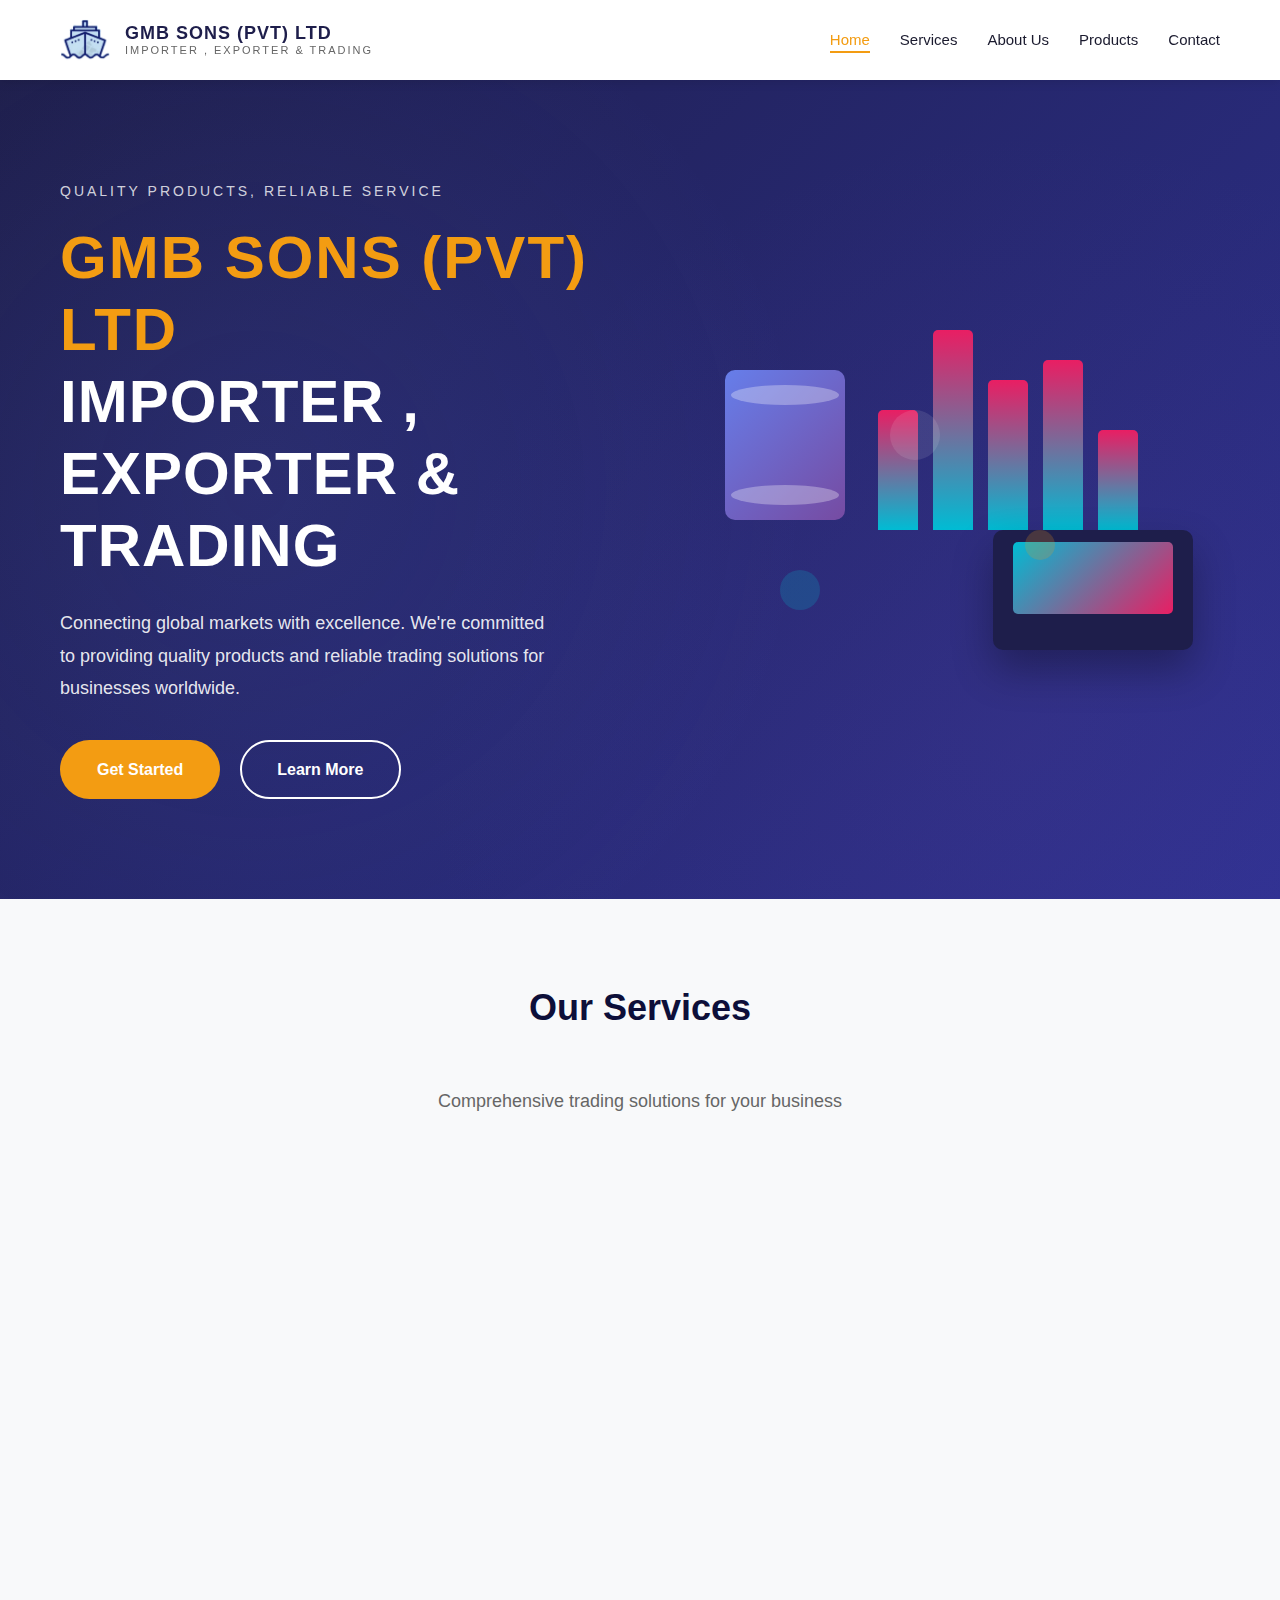
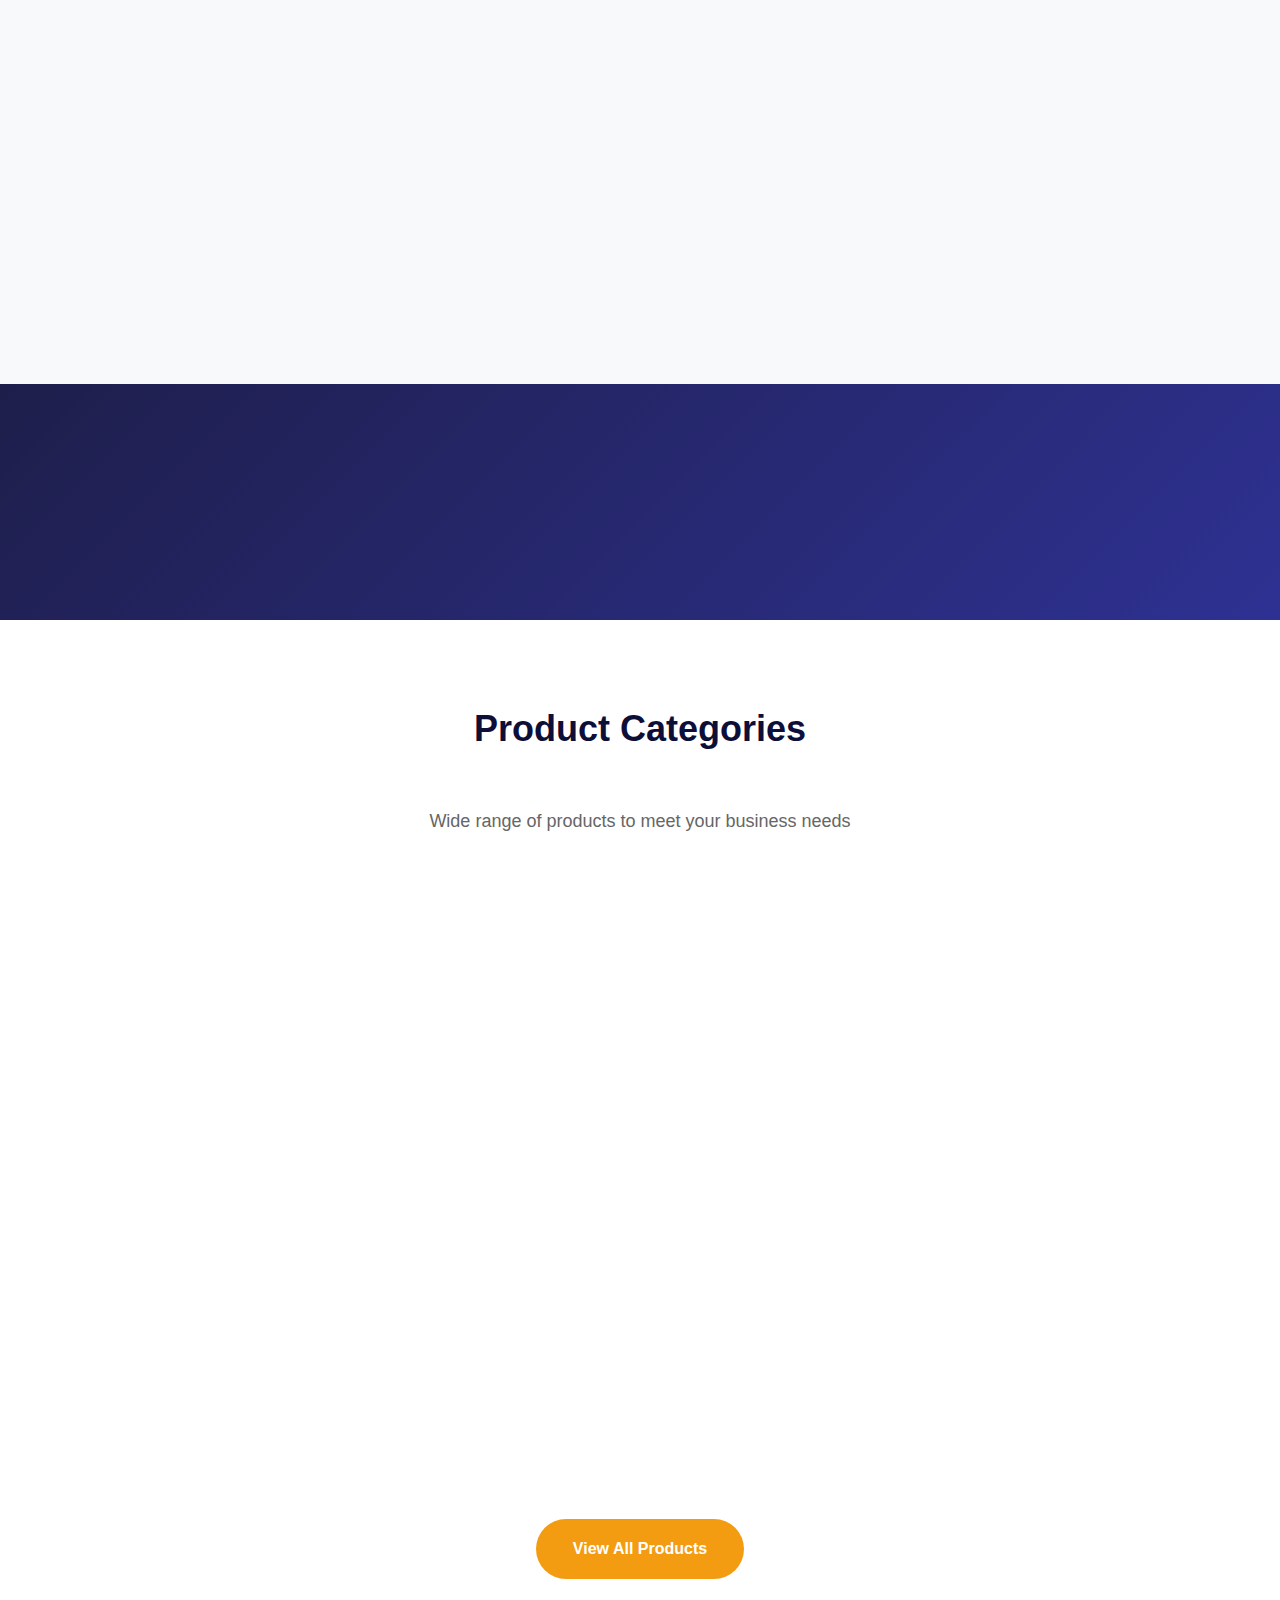
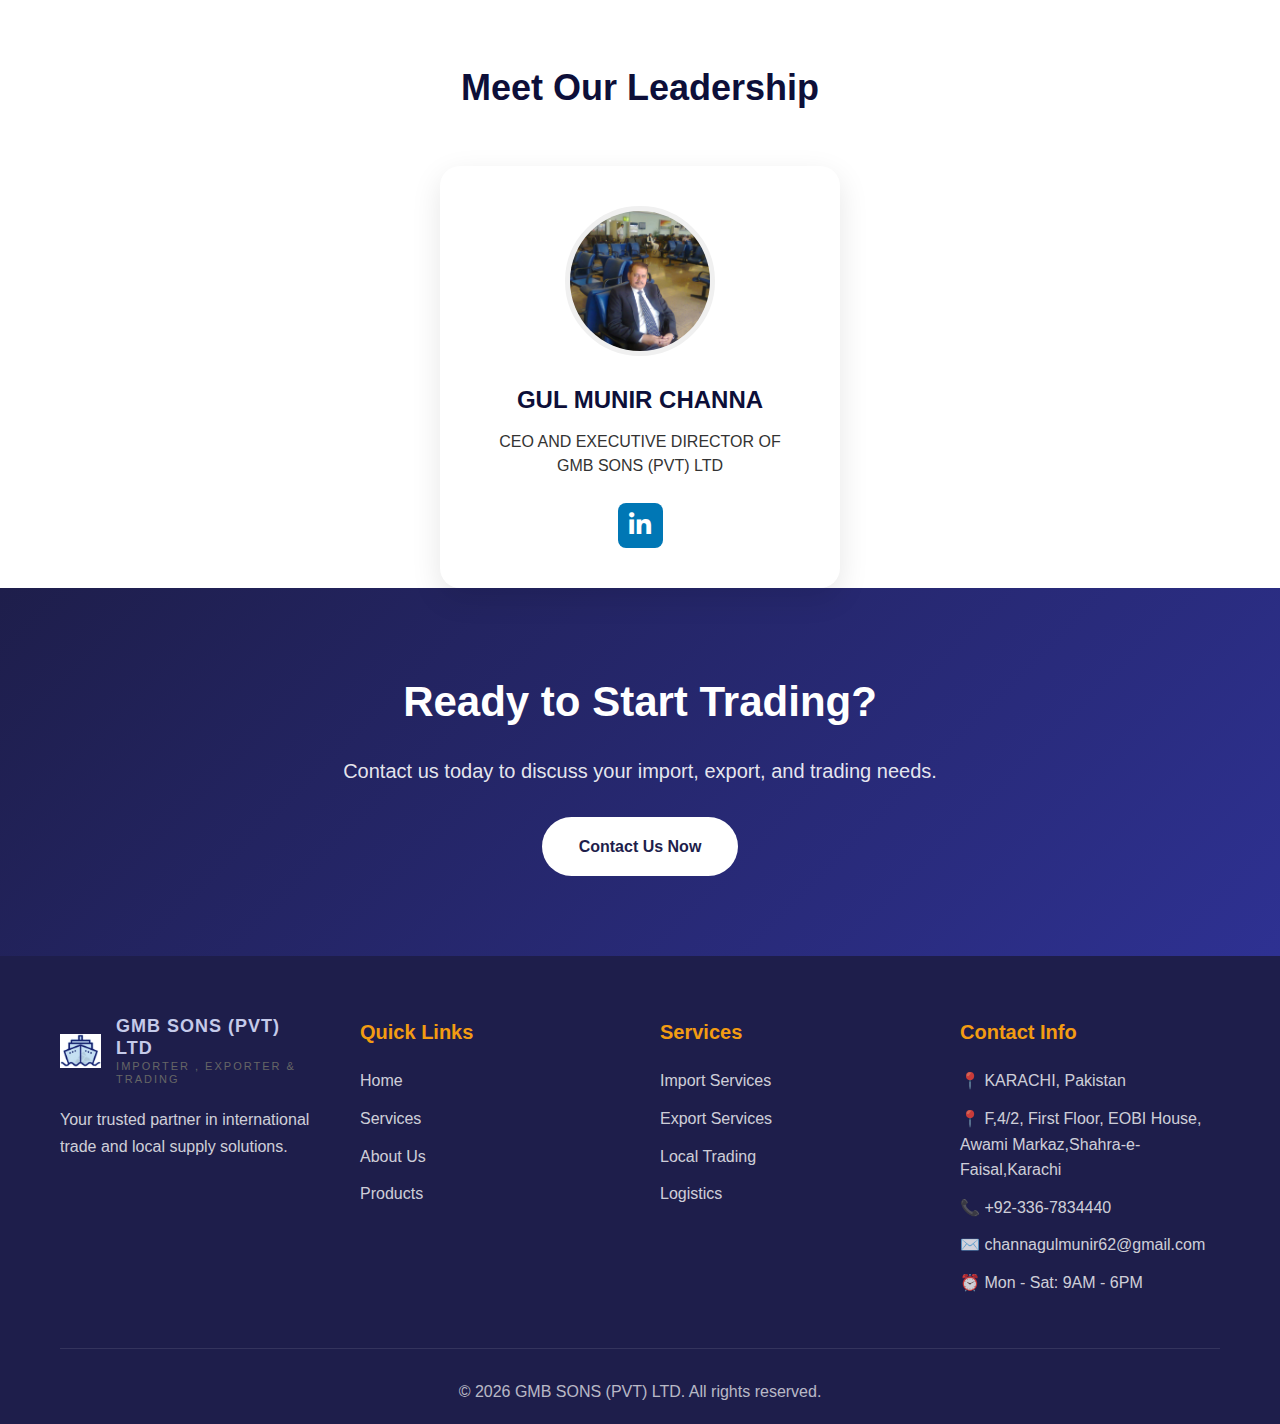
<file: index.html>
<!DOCTYPE html>
<html lang="en-US">

<head>
    <meta charset="UTF-8" />
    <meta name="description" content="GMB SONS PVT LTD - Leading Import Export and Trading Company in Pakistan" />
    <meta name="keywords" content="GMB SONS, Import Export, Trading Company, Pakistan" />
    <meta name="viewport" content="width=device-width, initial-scale=1" />
    <title>Home - GMB SONS (PVT) LTD</title>
    <link rel="stylesheet" href="https://cdnjs.cloudflare.com/ajax/libs/font-awesome/6.4.0/css/all.min.css">
    <link rel="stylesheet" href="styles.css">
</head>

<body>
    <!-- Header -->
    <header class="main-header">
    <div class="container">
        <div class="header-content">
            <div class="logo-section">
                <div class="logo-icon">
                    <img src="2.png" alt="GMB Sons Logo" class="logo-image">
                </div>
                <div class="logo-text">
                    <span class="company-name">GMB SONS (PVT) LTD</span>
                    <span class="company-tagline">IMPORTER , EXPORTER & TRADING</span>
                </div>
            </div>
            <button class="mobile-menu-toggle" onclick="toggleMenu()" aria-label="Toggle menu">
                <span></span>
                <span></span>
                <span></span>
            </button>
            <nav class="main-nav">
                <ul id="nav-menu">
                    <li><a href="index.html" class="active">Home</a></li>
                    <li><a href="services.html">Services</a></li>
                    <li><a href="about.html">About Us</a></li>
                    <li><a href="products.html">Products</a></li>
                    <li><a href="contact.html">Contact</a></li>
                </ul>
            </nav>
        </div>
    </div>
</header>

    <!-- Hero Section -->
    <section class="hero-section">
        <div class="container">
            <div class="hero-content">
                <div class="hero-text">
                    <p class="hero-subtitle">QUALITY PRODUCTS, RELIABLE SERVICE</p>
                    <h1 class="hero-title">
                        <span class="title-highlight">GMB SONS (PVT) LTD</span>
                        <span class="title-main">IMPORTER , EXPORTER & TRADING</span>
                    </h1>
                    <p class="hero-description">
                        Connecting global markets with excellence. We're committed to providing
                        quality products and reliable trading solutions for businesses worldwide.
                    </p>
                    <div class="hero-buttons">
                        <a href="contact.html" class="btn btn-primary">Get Started</a>
                        <a href="about.html" class="btn btn-secondary">Learn More</a>
                    </div>
                </div>
                <div class="hero-image">
                    <div class="hero-illustration">
                        <div class="illustration-container">
                            <div class="database-icon"></div>
                            <div class="graph-bars">
                                <div class="bar bar-1"></div>
                                <div class="bar bar-2"></div>
                                <div class="bar bar-3"></div>
                                <div class="bar bar-4"></div>
                                <div class="bar bar-5"></div>
                            </div>
                            <div class="devices-icon"></div>
                            <div class="floating-elements">
                                <div class="float-circle circle-1"></div>
                                <div class="float-circle circle-2"></div>
                                <div class="float-circle circle-3"></div>
                            </div>
                        </div>
                    </div>
                </div>
            </div>
        </div>
    </section>

    <!-- Services Section -->
    <section class="services-section section-padding">
        <div class="container">
            <div class="section-header">
                <h2 class="section-title">Our Services</h2>
                <p class="section-subtitle">Comprehensive trading solutions for your business</p>
            </div>
            <div class="services-grid">
                <div class="service-card">
                    <div class="service-icon">🌍</div>
                    <h3>Import Services</h3>
                    <p>Source quality products from global markets with our efficient import solutions.</p>
                    <a href="services.html#import" class="service-link">Learn More →</a>
                </div>
                <div class="service-card">
                    <div class="service-icon">📦</div>
                    <h3>Export Services</h3>
                    <p>Expand your business globally with our comprehensive export support.</p>
                    <a href="services.html#export" class="service-link">Learn More →</a>
                </div>
                <div class="service-card">
                    <div class="service-icon">🤝</div>
                    <h3>Local Trading</h3>
                    <p>Reliable local supply solutions for businesses across Pakistan.</p>
                    <a href="services.html#trading" class="service-link">Learn More →</a>
                </div>
                <div class="service-card">
                    <div class="service-icon">🚚</div>
                    <h3>Logistics</h3>
                    <p>End-to-end logistics support ensuring timely delivery of goods.</p>
                    <a href="services.html#logistics" class="service-link">Learn More →</a>
                </div>
            </div>
        </div>
    </section>

    <!-- Stats Section -->
    <section class="stats-section">
        <div class="container">
            <div class="stats-grid">
                <div class="stat-item">
                    <div class="stat-number">100+</div>
                    <div class="stat-label">Happy Clients</div>
                </div>
                <div class="stat-item">
                    <div class="stat-number">10+</div>
                    <div class="stat-label">Countries Served</div>
                </div>
                <div class="stat-item">
                    <div class="stat-number">200+</div>
                    <div class="stat-label">Products Traded</div>
                </div>
                <div class="stat-item">
                    <div class="stat-number">1</div>
                    <div class="stat-label">Years Experience</div>
                </div>
            </div>
        </div>
    </section>

    <!-- Products Preview -->
    <section class="products-preview section-padding">
        <div class="container">
            <div class="section-header">
                <h2 class="section-title">Product Categories</h2>
                <p class="section-subtitle">Wide range of products to meet your business needs</p>
            </div>
            <div class="products-grid">
                <div class="product-category">
                    <div class="category-icon">🏗️</div>
                    <h3>Construction Materials</h3>
                    <p>Steel, cement, building supplies</p>
                </div>
                <div class="product-category">
                    <div class="category-icon">⚙️</div>
                    <h3>Industrial Equipment</h3>
                    <p>Machinery, tools, spare parts</p>
                </div>
                <div class="product-category">
                    <div class="category-icon">🌾</div>
                    <h3>Agricultural Products</h3>
                    <p>Seeds, fertilizers, equipment</p>
                </div>
                <div class="product-category">
                    <div class="category-icon">🔧</div>
                    <h3>Hardware & Tools</h3>
                    <p>Industrial tools and equipment</p>
                </div>
                <div class="product-category">
                    <div class="category-icon">📱</div>
                    <h3>Electronics</h3>
                    <p>Consumer and industrial electronics</p>
                </div>
                <div class="product-category">
                    <div class="category-icon">🎨</div>
                    <h3>Raw Materials</h3>
                    <p>Chemicals, plastics, textiles</p>
                </div>
            </div>
            <div class="text-center">
                <a href="products.html" class="btn btn-primary">View All Products</a>
            </div>
        </div>
    </section>
  <div class="leadership-section">
    <h2 class="section-title">Meet Our Leadership</h2>
    
    <div class="leader-card">
        <img src="main.jpeg" alt="Gul Munir Channa" class="leader-image">
         
        <h3 class="leader-name">GUL MUNIR CHANNA</h3>
        
        <p class="leader-title">CEO AND EXECUTIVE DIRECTOR OF GMB SONS (PVT) LTD</p>
        
        <div class="social-icons">
            <!-- FIXED: Corrected LinkedIn icon class to Font Awesome standard -->
            <a href="https://www.linkedin.com/in/gul-munir-channa-082bb665" 
               class="social-icon linkedin" 
               target="_blank" 
               rel="noopener noreferrer"
               title="LinkedIn">
               <i class="fab fa-linkedin-in"></i>
            </a> 
            
            <!-- FIXED: Corrected Twitter URL and icon class
            <a href="https://twitter.com/gul_munir_channa" 
               class="social-icon twitter" 
               target="_blank" 
               rel="noopener noreferrer"
               title="Twitter">
                <i class="fab fa-x-twitter"></i>
            </a> -->
        </div>
    </div>
</div>
            <!-- </div>
        </div>
    </div> -->

    <!-- CTA Section -->
    <section class="cta-section">
        <div class="container">
            <div class="cta-content">
                <h2>Ready to Start Trading?</h2>
                <p>Contact us today to discuss your import, export, and trading needs.</p>
                <a href="contact.html" class="btn btn-white">Contact Us Now</a>
            </div>
        </div>
    </section>

    <!-- Footer -->
    <footer class="main-footer">
        <div class="container">
            <div class="footer-content">
                <div class="footer-section">
                    <div class="footer-logo">
                        <div class="logo-icon">
                    <img src="2.png" alt="GMB Sons Logo" class="logo-image">
                </div>
                     <div class="logo-text">
                    <span class="company-name" style="color: #c5cae9;">GMB SONS (PVT) LTD </span>
                    <span class="company-tagline">IMPORTER , EXPORTER & TRADING</span>
                </div>
                    </div>
                    <p>Your trusted partner in international trade and local supply solutions.</p>
                </div>
                <div class="footer-section">
                    <h3>Quick Links</h3>
                    <ul>
                        <li><a href="index.html">Home</a></li>
                        <li><a href="services.html">Services</a></li>
                        <li><a href="about.html">About Us</a></li>
                        <li><a href="products.html">Products</a></li>
                    </ul>
                </div>
                <div class="footer-section">
                    <h3>Services</h3>
                    <ul>
                        <li><a href="services.html#import">Import Services</a></li>
                        <li><a href="services.html#export">Export Services</a></li>
                        <li><a href="services.html#trading">Local Trading</a></li>
                        <li><a href="services.html#logistics">Logistics</a></li>
                    </ul>
                </div>
                <div class="footer-section">
                    <h3>Contact Info</h3>
                    <ul class="contact-info">
                        <li>📍 KARACHI, Pakistan</li>
                        <li>📍 F,4/2, First Floor, EOBI House, Awami Markaz,Shahra-e-Faisal,Karachi</li>
                        <li>📞 +92-336-7834440</li>
                        <li>✉️ channagulmunir62@gmail.com</li>
                        <li>⏰ Mon - Sat: 9AM - 6PM</li>
                    </ul>
                </div>
            </div>
            <div class="footer-bottom">
                <p>&copy; 2026 GMB SONS (PVT) LTD. All rights reserved.</p>
            </div>
        </div>
    </footer>

    <script src="script.js"></script>
</body>

</html>
</file>
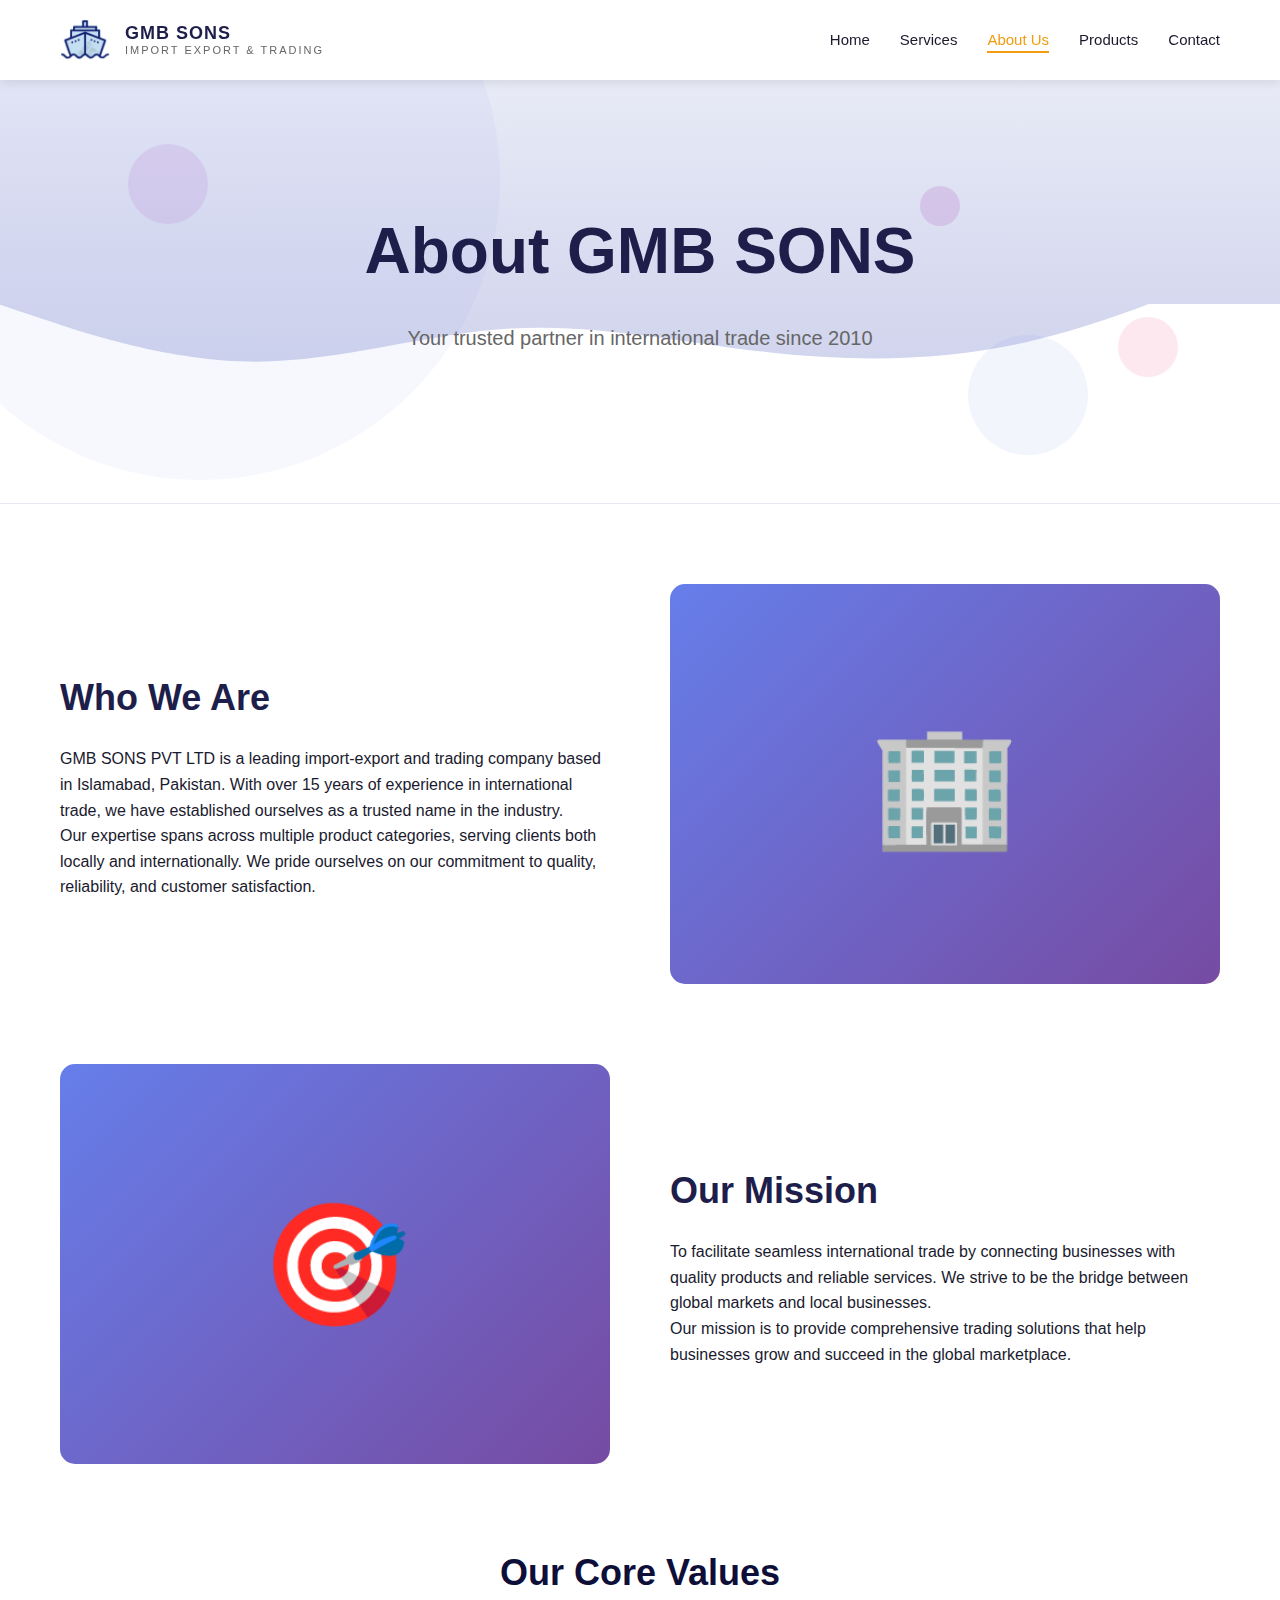
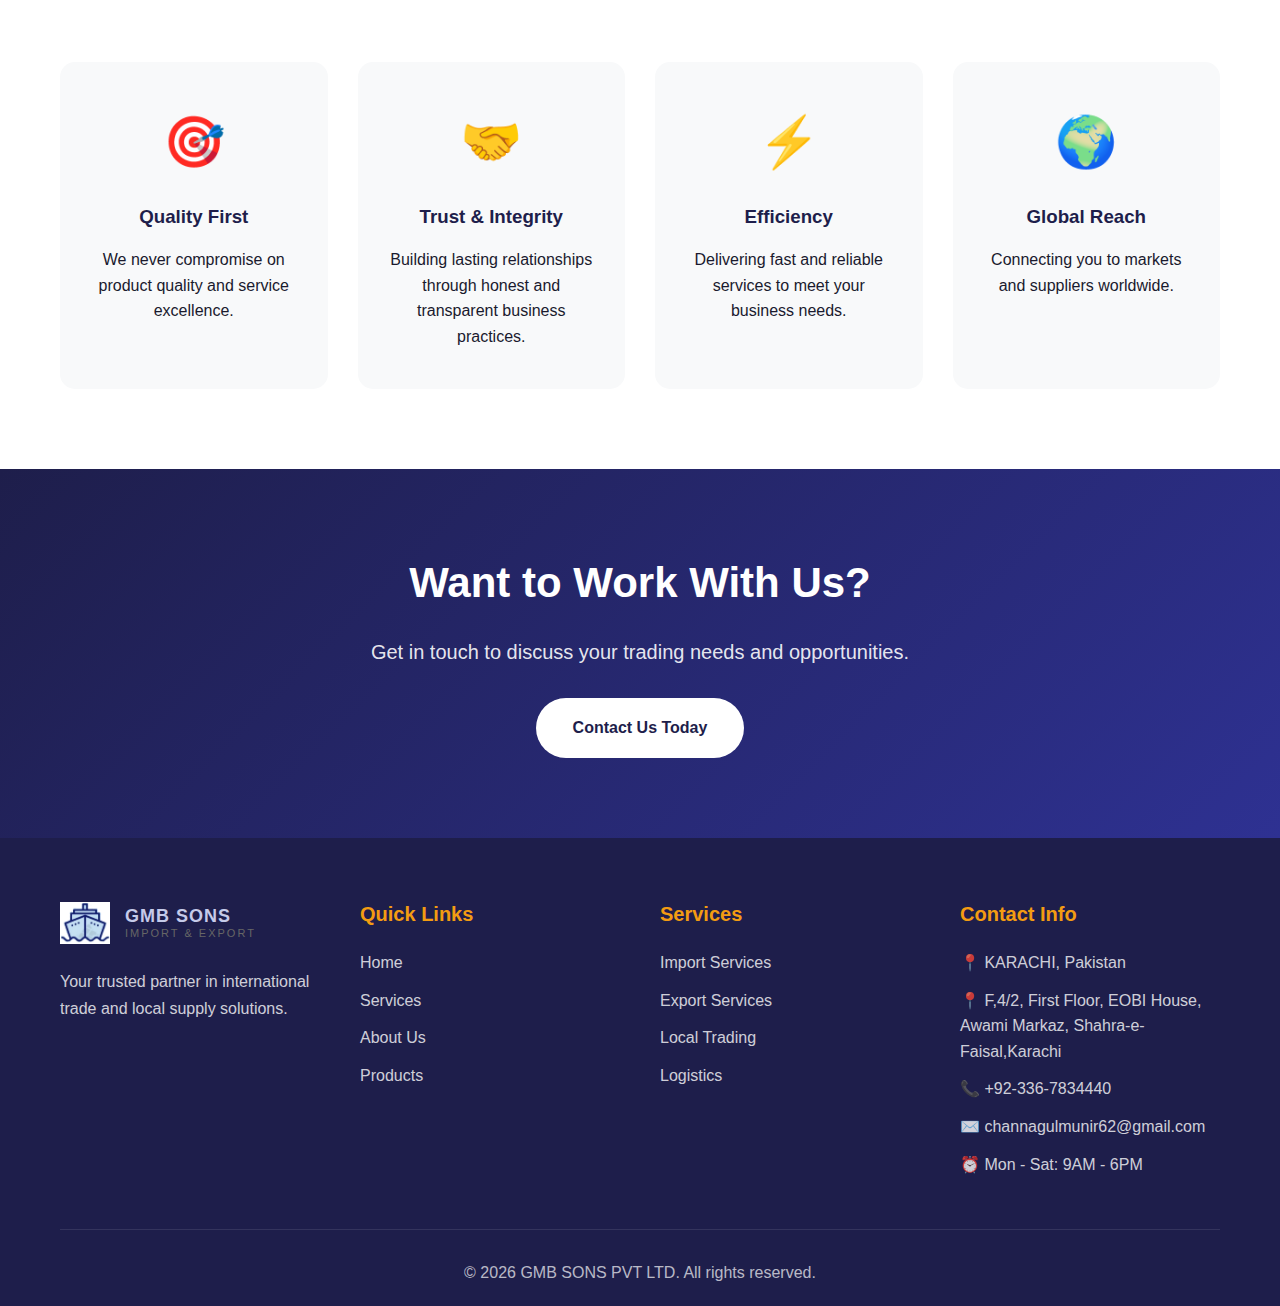
<file: about.html>
<!DOCTYPE html>
<html lang="en-US">
<head>
<meta charset="UTF-8" />
<meta name="viewport" content="width=device-width, initial-scale=1" />
<title>About Us - GMB SONS PVT LTD</title>
<link rel="stylesheet" href="styles.css">
<style>
.about-content {
    padding: 80px 0;
}
.about-grid {
    display: grid;
    grid-template-columns: 1fr 1fr;
    gap: 60px;
    align-items: center;
    margin-bottom: 80px;
}
.about-text h2 {
    font-size: 36px;
    color: var(--primary-color);
    margin-bottom: 20px;
}
.about-image {
    background: var(--gradient-primary);
    height: 400px;
    border-radius: 15px;
    display: flex;
    align-items: center;
    justify-content: center;
    font-size: 120px;
}
.values-grid {
    display: grid;
    grid-template-columns: repeat(auto-fit, minmax(250px, 1fr));
    gap: 30px;
    margin-top: 60px;
}
.value-card {
    background: var(--light-bg);
    padding: 40px 30px;
    border-radius: 15px;
    text-align: center;
}
.value-icon {
    font-size: 50px;
    margin-bottom: 20px;
}
.value-card h3 {
    color: var(--primary-color);
    margin-bottom: 15px;
}
@media (max-width: 768px) {
    .about-grid {
        grid-template-columns: 1fr;
    }
}
</style>
</head>
<body>
 <header class="main-header">
    <div class="container">
        <div class="header-content">
            <div class="logo-section">
                <div class="logo-icon">
                    <img src="2.png" alt="GMB Sons Logo" class="logo-image">
                </div>
                <div class="logo-text">
                    <span class="company-name">GMB SONS</span>
                    <span class="company-tagline">IMPORT EXPORT & TRADING</span>
                </div>
            </div>
            <button class="mobile-menu-toggle" onclick="toggleMenu()" aria-label="Toggle menu">
                <span></span>
                <span></span>
                <span></span>
            </button>
            <nav class="main-nav">
                <ul id="nav-menu">
                    <li><a href="index.html" class="active">Home</a></li>
                    <li><a href="services.html">Services</a></li>
                    <li><a href="about.html">About Us</a></li>
                    <li><a href="products.html">Products</a></li>
                    <li><a href="contact.html">Contact</a></li>
                </ul>
            </nav>
        </div>
    </div>
</header>
<section class="inner-page-hero">
    <div class="decorative-circles">
        <div class="decorative-circle decorative-circle-1"></div>
        <div class="decorative-circle decorative-circle-2"></div>
        <div class="decorative-circle decorative-circle-3"></div>
        <div class="decorative-circle decorative-circle-4"></div>
    </div>
    <div class="container">
        <div class="inner-page-hero-content">
            <h1>About GMB SONS</h1>
            <p>Your trusted partner in international trade since 2010</p>
        </div>
    </div>
</section>

<section class="about-content">
    <div class="container">
        <div class="about-grid">
            <div class="about-text">
                <h2>Who We Are</h2>
                <p>GMB SONS PVT LTD is a leading import-export and trading company based in Islamabad, Pakistan. With over 15 years of experience in international trade, we have established ourselves as a trusted name in the industry.</p>
                <p>Our expertise spans across multiple product categories, serving clients both locally and internationally. We pride ourselves on our commitment to quality, reliability, and customer satisfaction.</p>
            </div>
            <div class="about-image">🏢</div>
        </div>
        
        <div class="about-grid">
            <div class="about-image">🎯</div>
            <div class="about-text">
                <h2>Our Mission</h2>
                <p>To facilitate seamless international trade by connecting businesses with quality products and reliable services. We strive to be the bridge between global markets and local businesses.</p>
                <p>Our mission is to provide comprehensive trading solutions that help businesses grow and succeed in the global marketplace.</p>
            </div>
        </div>
        
        <div style="text-align: center; margin: 80px 0 40px;">
            <h2 class="section-title">Our Core Values</h2>
        </div>
        
        <div class="values-grid">
            <div class="value-card">
                <div class="value-icon">🎯</div>
                <h3>Quality First</h3>
                <p>We never compromise on product quality and service excellence.</p>
            </div>
            <div class="value-card">
                <div class="value-icon">🤝</div>
                <h3>Trust & Integrity</h3>
                <p>Building lasting relationships through honest and transparent business practices.</p>
            </div>
            <div class="value-card">
                <div class="value-icon">⚡</div>
                <h3>Efficiency</h3>
                <p>Delivering fast and reliable services to meet your business needs.</p>
            </div>
            <div class="value-card">
                <div class="value-icon">🌍</div>
                <h3>Global Reach</h3>
                <p>Connecting you to markets and suppliers worldwide.</p>
            </div>
        </div>
    </div>
</section>

<section class="cta-section">
    <div class="container">
        <div class="cta-content">
            <h2>Want to Work With Us?</h2>
            <p>Get in touch to discuss your trading needs and opportunities.</p>
            <a href="contact.html" class="btn btn-white">Contact Us Today</a>
        </div>
    </div>
</section>

<footer class="main-footer">
    <div class="container">
        <div class="footer-content">
            <div class="footer-section">
                <div class="footer-logo">
                    <div class="logo-icon">
                    <img src="2.png" alt="GMB Sons Logo" class="logo-image">
                </div>
                     <div class="logo-text">
                    <span class="company-name" style="color:#c5cae9;">GMB SONS </span>
                        <span class="company-tagline">IMPORT & EXPORT</span>
                    </div>
                </div>
                <p>Your trusted partner in international trade and local supply solutions.</p>
            </div>
            <div class="footer-section">
                <h3>Quick Links</h3>
                <ul>
                    <li><a href="index.html">Home</a></li>
                    <li><a href="services.html">Services</a></li>
                    <li><a href="about.html">About Us</a></li>
                    <li><a href="products.html">Products</a></li>
                </ul>
            </div>
            <div class="footer-section">
                <h3>Services</h3>
                <ul>
                    <li><a href="services.html#import">Import Services</a></li>
                    <li><a href="services.html#export">Export Services</a></li>
                    <li><a href="services.html#trading">Local Trading</a></li>
                    <li><a href="services.html#logistics">Logistics</a></li>
                </ul>
            </div>
            <div class="footer-section">
                <h3>Contact Info</h3>
                    <ul class="contact-info">
                        <li>📍 KARACHI, Pakistan</li>
                        <li>📍 F,4/2, First Floor, EOBI House, Awami Markaz, Shahra-e-Faisal,Karachi</li>
                        <li>📞 +92-336-7834440</li>
                        <li>✉️ channagulmunir62@gmail.com</li>
                        <li>⏰ Mon - Sat: 9AM - 6PM</li>
                    </ul>
            </div>
        </div>
        <div class="footer-bottom">
            <p>&copy; 2026 GMB SONS PVT LTD. All rights reserved.</p>
        </div>
    </div>
</footer>

<script src="script.js"></script>
</body>
</html>
</file>
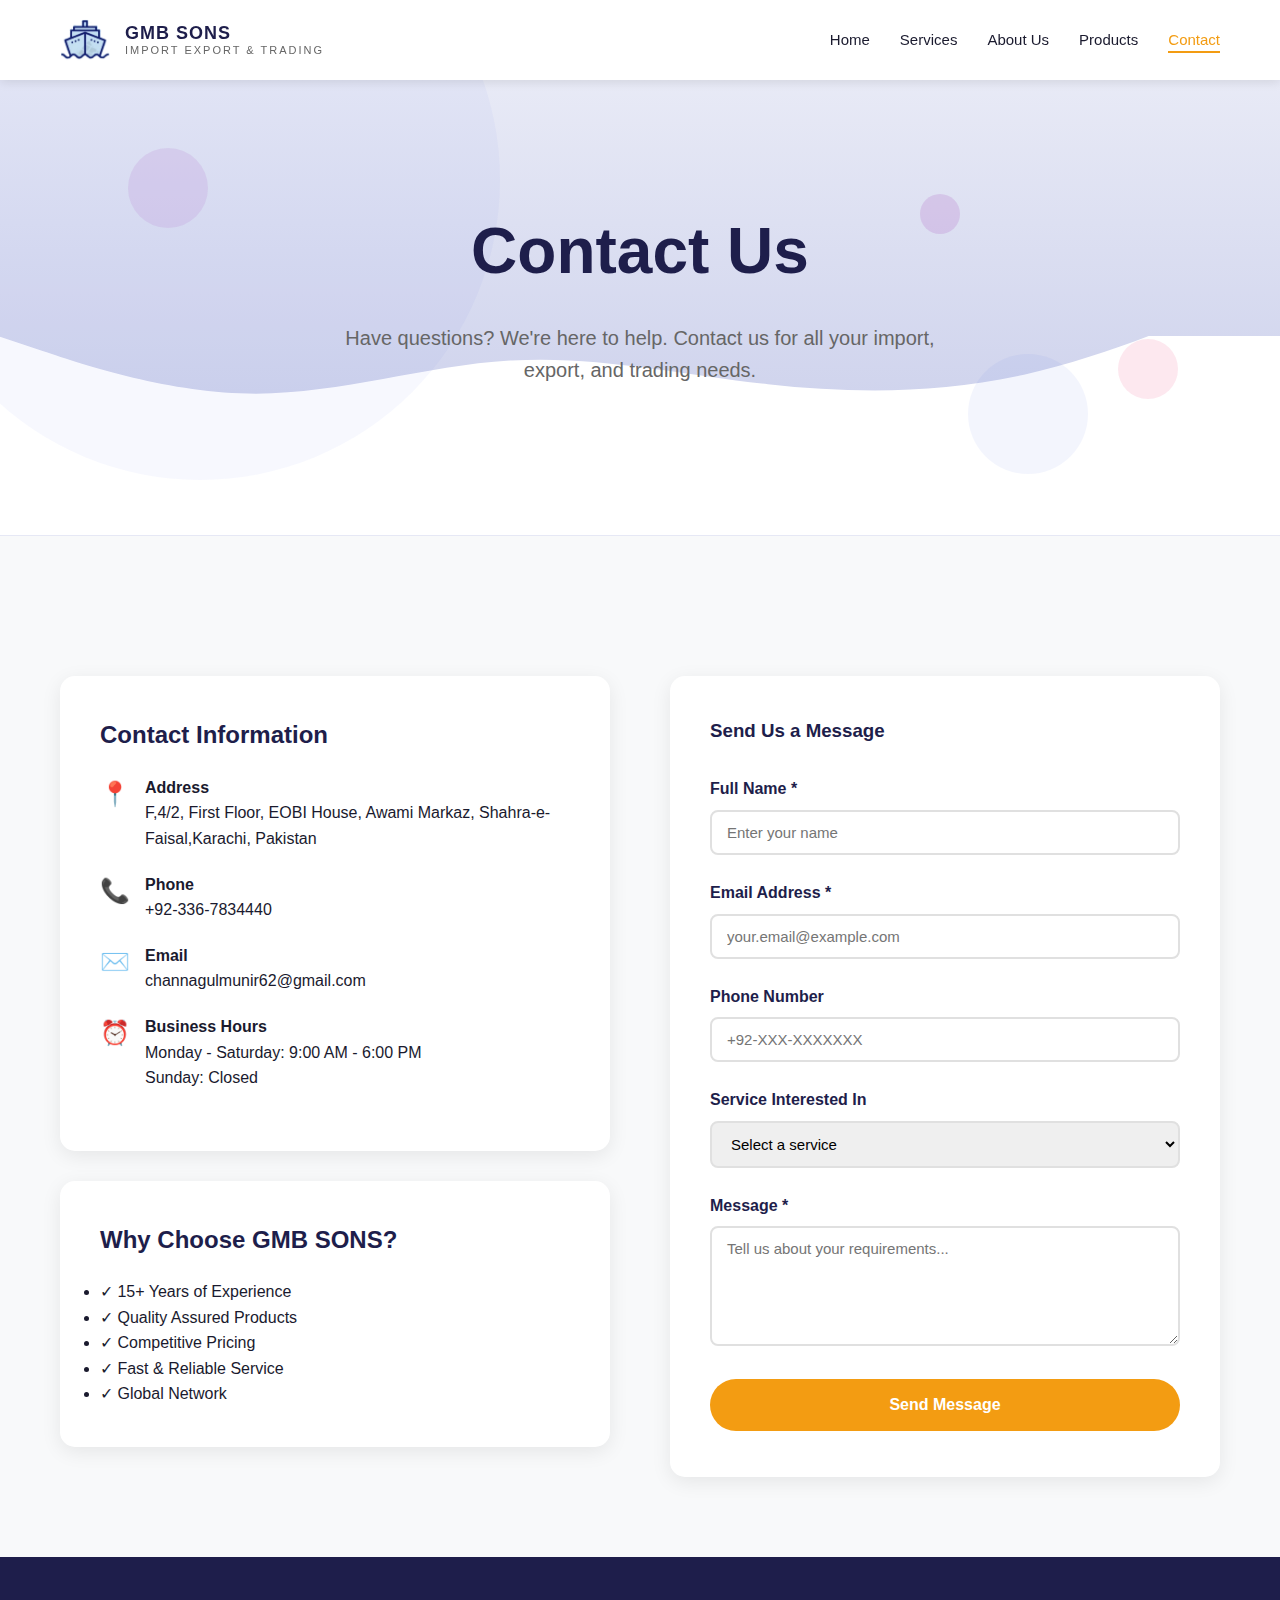
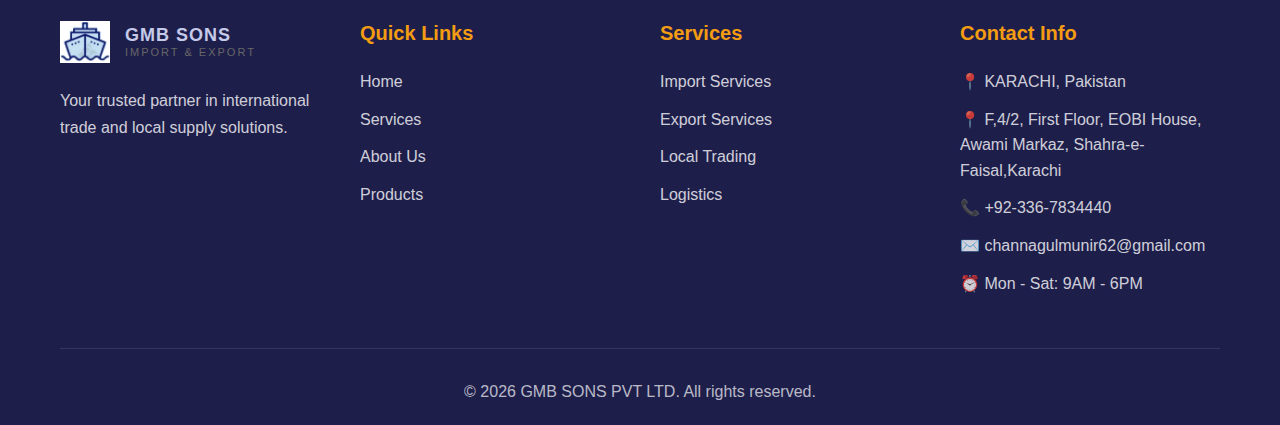
<file: contact.html>
<!DOCTYPE html>
<html lang="en-US">
<head>
<meta charset="UTF-8" />
<meta name="viewport" content="width=device-width, initial-scale=1" />
<title>Contact Us - GMB SONS PVT LTD</title>
<link rel="stylesheet" href="styles.css">
<style>
.contact-section {
    padding: 80px 0;
    background: var(--light-bg);
}
.contact-grid {
    display: grid;
    grid-template-columns: 1fr 1fr;
    gap: 60px;
    margin-top: 60px;
}
.contact-info-card {
    background: var(--white);
    padding: 40px;
    border-radius: 15px;
    box-shadow: 0 5px 20px rgba(0,0,0,0.08);
    margin-bottom: 30px;
}
.contact-info-card h3 {
    color: var(--primary-color);
    margin-bottom: 20px;
    font-size: 24px;
}
.contact-item {
    display: flex;
    align-items: flex-start;
    gap: 15px;
    margin-bottom: 20px;
}
.contact-icon {
    font-size: 24px;
    min-width: 30px;
}
.contact-form-card {
    background: var(--white);
    padding: 40px;
    border-radius: 15px;
    box-shadow: 0 5px 20px rgba(0,0,0,0.08);
}
.form-group {
    margin-bottom: 25px;
}
.form-group label {
    display: block;
    margin-bottom: 8px;
    color: var(--primary-color);
    font-weight: 600;
}
.form-group input,
.form-group textarea,
.form-group select {
    width: 100%;
    padding: 12px 15px;
    border: 2px solid #e0e0e0;
    border-radius: 8px;
    font-family: inherit;
    font-size: 15px;
    transition: border-color 0.3s;
}
.form-group input:focus,
.form-group textarea:focus,
.form-group select:focus {
    outline: none;
    border-color: var(--accent-color);
}
.form-group textarea {
    resize: vertical;
    min-height: 120px;
}
@media (max-width: 768px) {
    .contact-grid {
        grid-template-columns: 1fr;
    }
}
</style>
</head>
<body>
 <header class="main-header">
    <div class="container">
        <div class="header-content">
            <div class="logo-section">
                <div class="logo-icon">
                    <img src="2.png" alt="GMB Sons Logo" class="logo-image">
                </div>
                <div class="logo-text">
                    <span class="company-name">GMB SONS</span>
                    <span class="company-tagline">IMPORT EXPORT & TRADING</span>
                </div>
            </div>
            <button class="mobile-menu-toggle" onclick="toggleMenu()" aria-label="Toggle menu">
                <span></span>
                <span></span>
                <span></span>
            </button>
            <nav class="main-nav">
                <ul id="nav-menu">
                    <li><a href="index.html" class="active">Home</a></li>
                    <li><a href="services.html">Services</a></li>
                    <li><a href="about.html">About Us</a></li>
                    <li><a href="products.html">Products</a></li>
                    <li><a href="contact.html">Contact</a></li>
                </ul>
            </nav>
        </div>
    </div>
</header>

<section class="inner-page-hero">
    <div class="decorative-circles">
        <div class="decorative-circle decorative-circle-1"></div>
        <div class="decorative-circle decorative-circle-2"></div>
        <div class="decorative-circle decorative-circle-3"></div>
        <div class="decorative-circle decorative-circle-4"></div>
    </div>
    <div class="container">
        <div class="inner-page-hero-content">
            <h1>Contact Us</h1>
            <p>Have questions? We're here to help. Contact us for all your import, export, and trading needs.</p>
        </div>
    </div>
</section>

<section class="contact-section">
    <div class="container">
        <div class="contact-grid">
            <div>
                <div class="contact-info-card">
                    <h3>Contact Information</h3>
                    <div class="contact-item">
                        <div class="contact-icon">📍</div>
                        <div>
                            <strong>Address</strong><br>
                            F,4/2, First Floor, EOBI House, Awami Markaz, Shahra-e-Faisal,Karachi, Pakistan
                        </div>
                    </div>
                    <div class="contact-item">
                        <div class="contact-icon">📞</div>
                        <div>
                            <strong>Phone</strong><br>
                            +92-336-7834440
                        </div>
                    </div>
                    <div class="contact-item">
                        <div class="contact-icon">✉️</div>
                        <div>
                            <strong>Email</strong><br>
                            channagulmunir62@gmail.com
                        </div>
                    </div>
                    <div class="contact-item">
                        <div class="contact-icon">⏰</div>
                        <div>
                            <strong>Business Hours</strong><br>
                            Monday - Saturday: 9:00 AM - 6:00 PM<br>
                            Sunday: Closed
                        </div>
                    </div>
                </div>
                
                <div class="contact-info-card">
                    <h3>Why Choose GMB SONS?</h3>
                    <ul class="why-choose-list">
                        <li class="why-choose-item">✓ 15+ Years of Experience</li>
                        <li class="why-choose-item">✓ Quality Assured Products</li>
                        <li class="why-choose-item">✓ Competitive Pricing</li>
                        <li class="why-choose-item">✓ Fast & Reliable Service</li>
                        <li class="why-choose-item last">✓ Global Network</li>
                    </ul>
                </div>
            </div>
            
            <div class="contact-form-card">
                <h3 style="color: var(--primary-color); margin-bottom: 30px;">Send Us a Message</h3>
                <form class="contact-form">
                    <div class="form-group">
                        <label>Full Name *</label>
                        <input type="text" name="name" required placeholder="Enter your name">
                    </div>
                    <div class="form-group">
                        <label>Email Address *</label>
                        <input type="email" name="email" required placeholder="your.email@example.com">
                    </div>
                    <div class="form-group">
                        <label>Phone Number</label>
                        <input type="tel" name="phone" placeholder="+92-XXX-XXXXXXX">
                    </div>
                    <div class="form-group">
                        <label for="service-select">Service Interested In</label>
                        <select name="service" id="service-select">
                            <option value="">Select a service</option>
                            <option value="import">Import Services</option>
                            <option value="export">Export Services</option>
                            <option value="trading">Local Trading</option>
                            <option value="logistics">Logistics</option>
                            <option value="other">Other</option>
                        </select>
                    </div>
                    <div class="form-group">
                        <label>Message *</label>
                        <textarea name="message" required placeholder="Tell us about your requirements..."></textarea>
                    </div>
                    <button type="submit" class="btn btn-primary" style="width: 100%;">Send Message</button>
                </form>
            </div>
        </div>
    </div>
</section>

<footer class="main-footer">
    <div class="container">
        <div class="footer-content">
            <div class="footer-section">
                <div class="footer-logo">
                     <div class="logo-icon">
                    <img src="2.png" alt="GMB Sons Logo" class="logo-image">
                </div>
                     <div class="logo-text">
                    <span class="company-name" style="color:#c5cae9;">GMB SONS </span>
                        <span class="company-tagline">IMPORT & EXPORT</span>
                    </div>
                </div>
                <p>Your trusted partner in international trade and local supply solutions.</p>
            </div>
            <div class="footer-section">
                <h3>Quick Links</h3>
                <ul>
                    <li><a href="index.html">Home</a></li>
                    <li><a href="services.html">Services</a></li>
                    <li><a href="about.html">About Us</a></li>
                    <li><a href="products.html">Products</a></li>
                </ul>
            </div>
            <div class="footer-section">
                <h3>Services</h3>
                <ul>
                    <li><a href="services.html#import">Import Services</a></li>
                    <li><a href="services.html#export">Export Services</a></li>
                    <li><a href="services.html#trading">Local Trading</a></li>
                    <li><a href="services.html#logistics">Logistics</a></li>
                </ul>
            </div>
            <div class="footer-section">
                <h3>Contact Info</h3>
               <ul class="contact-info">
                        <li>📍 KARACHI, Pakistan</li>
                        <li>📍 F,4/2, First Floor, EOBI House, Awami Markaz, Shahra-e-Faisal,Karachi</li>
                        <li>📞 +92-336-7834440</li>
                        <li>✉️ channagulmunir62@gmail.com</li>
                        <li>⏰ Mon - Sat: 9AM - 6PM</li>
                    </ul>
            </div>
        </div>
        <div class="footer-bottom">
            <p>&copy; 2026 GMB SONS PVT LTD. All rights reserved.</p>
        </div>
    </div>
</footer>

<script src="script.js"></script>
</body>
</html>
</file>
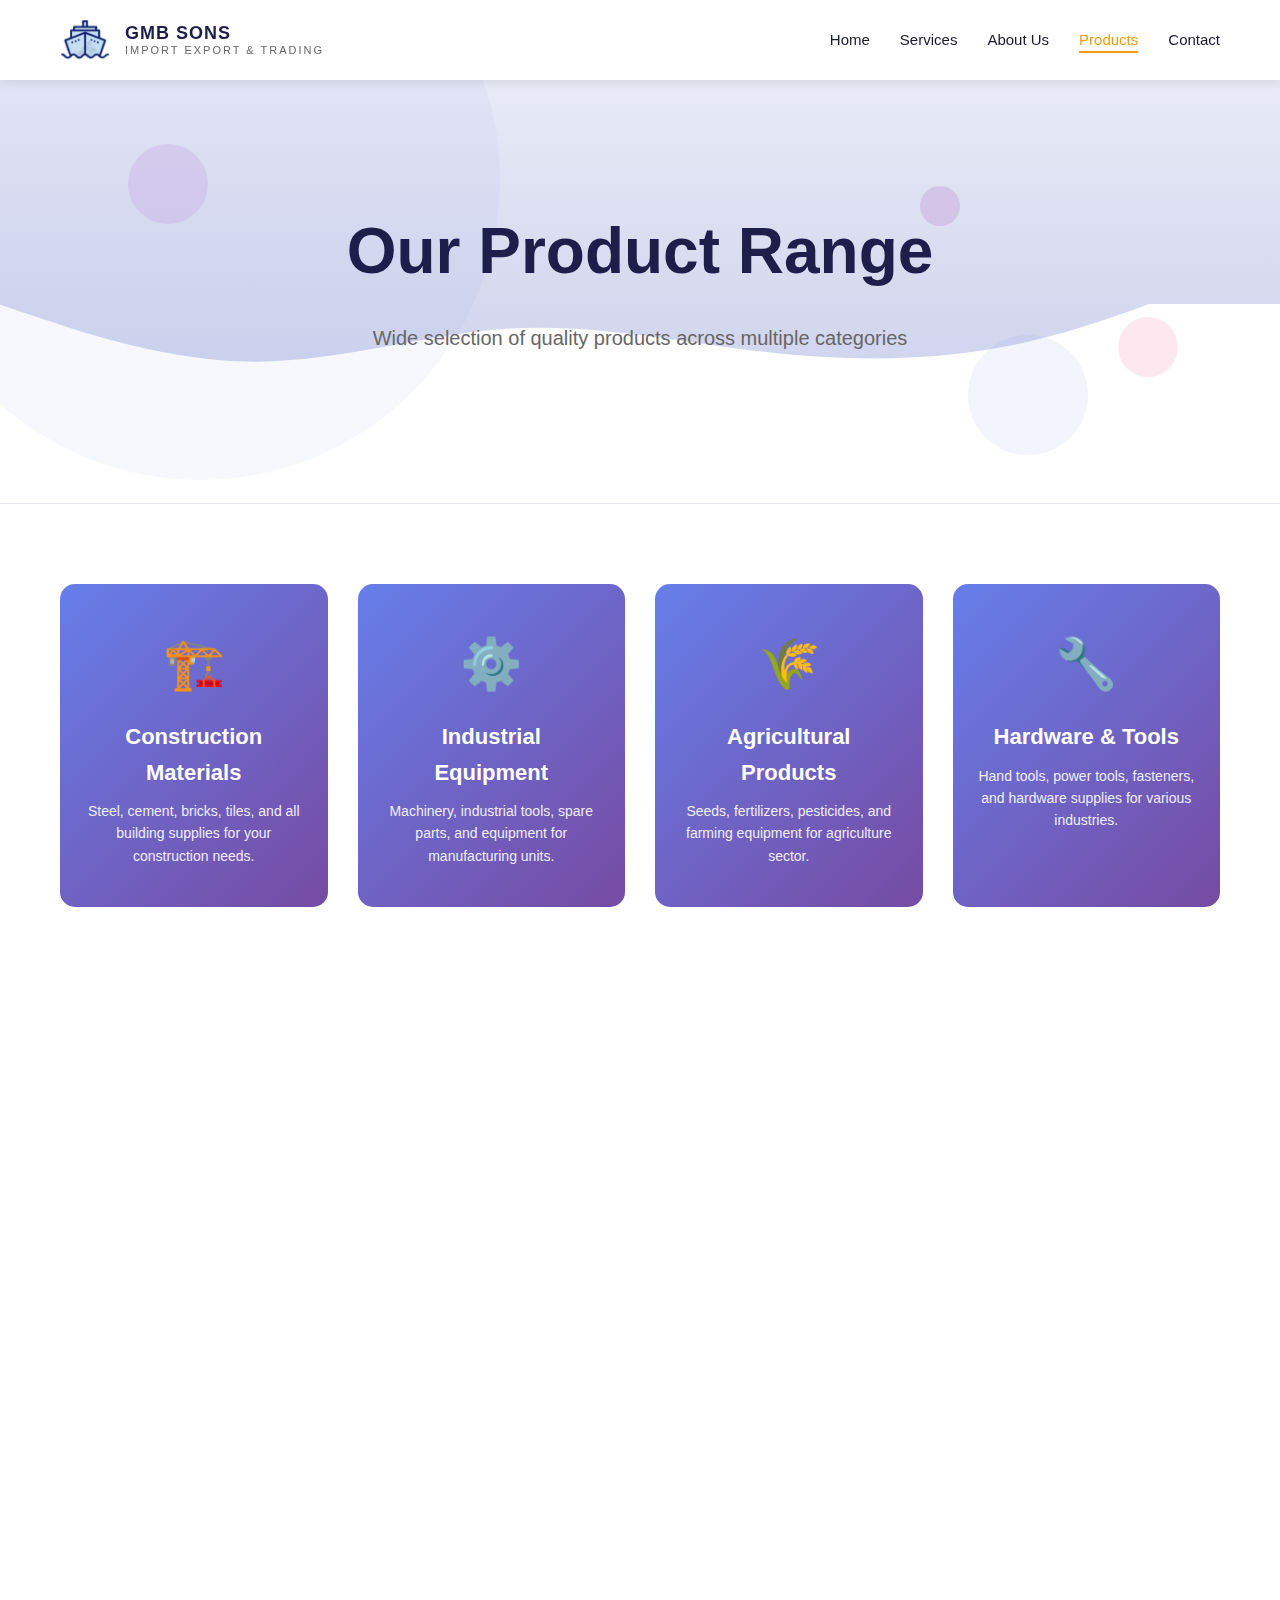
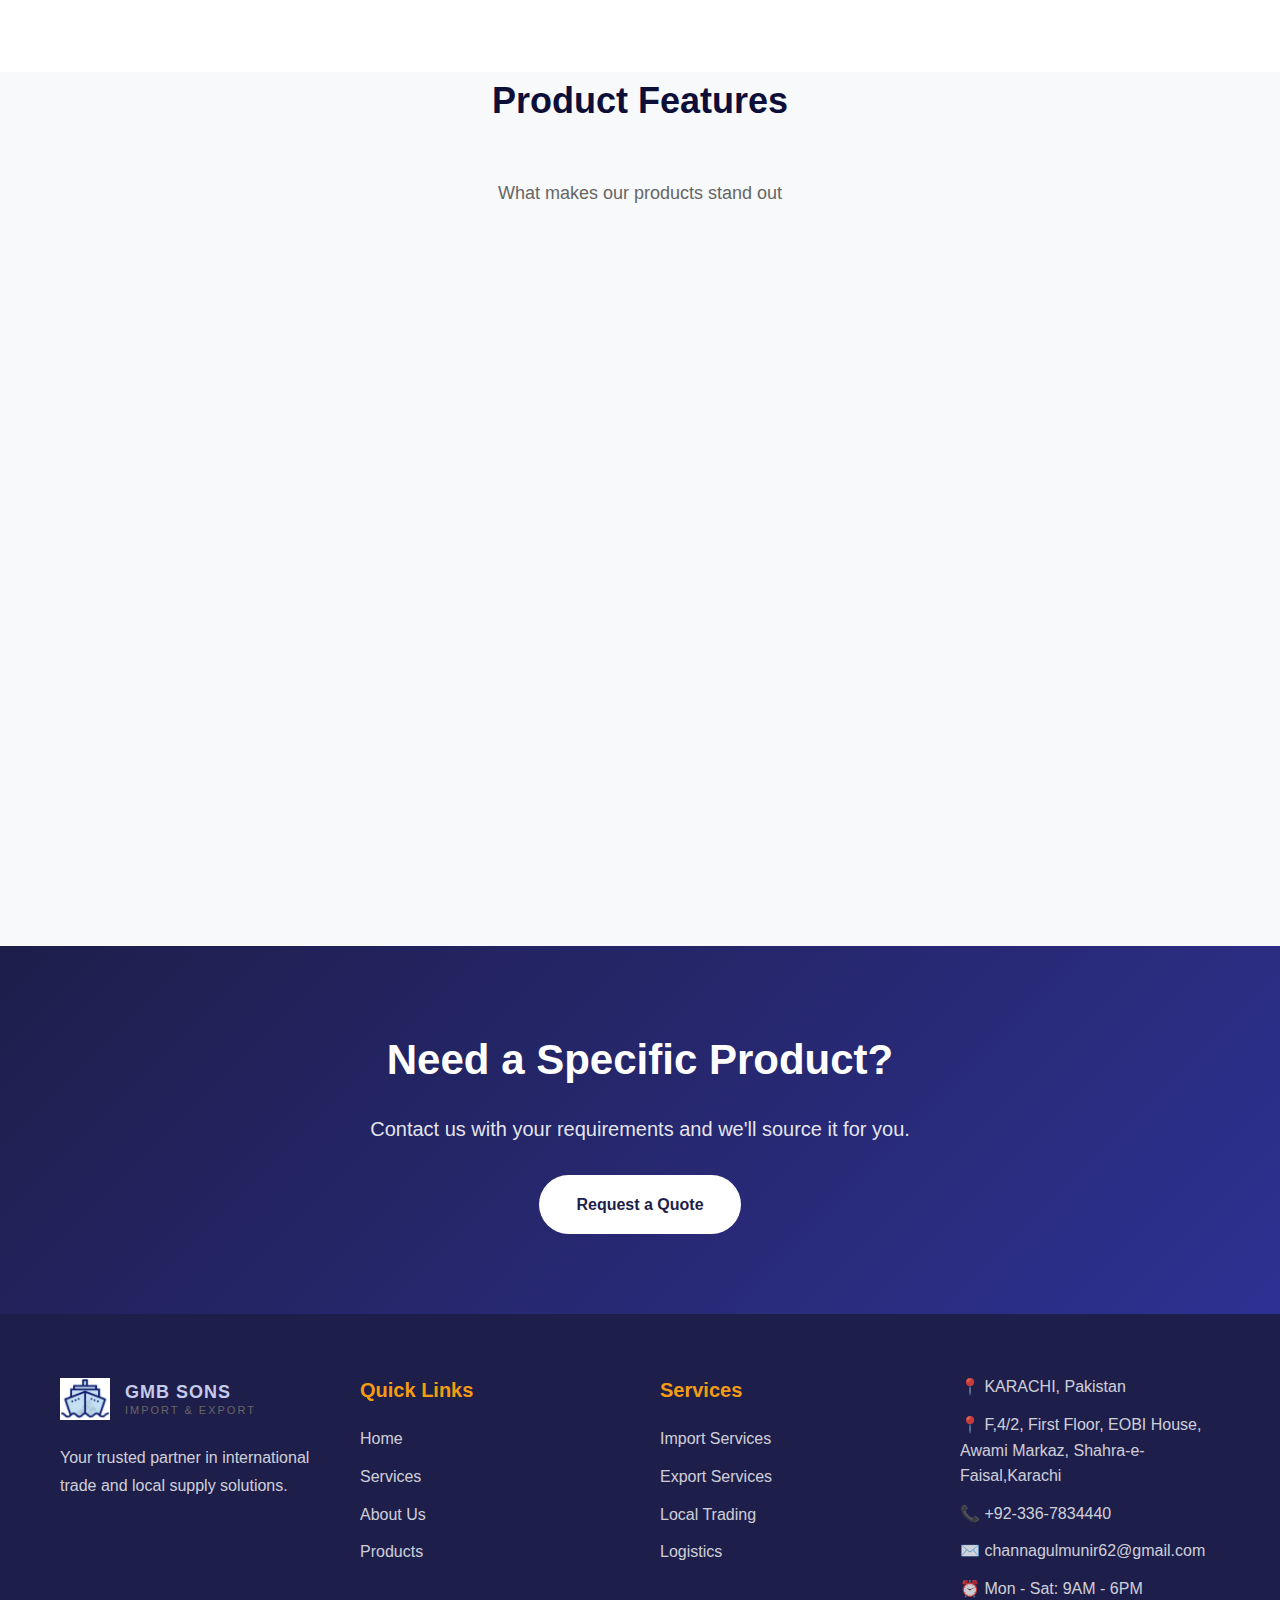
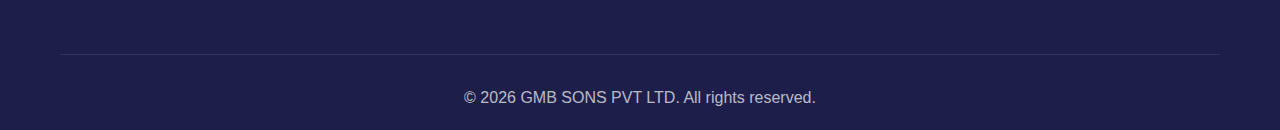
<file: products.html>
<!DOCTYPE html>
<html lang="en-US">
<head>
<meta charset="UTF-8" />
<meta name="viewport" content="width=device-width, initial-scale=1" />
<title>Products - GMB SONS PVT LTD</title>
<link rel="stylesheet" href="styles.css">
</head>
<body>
 <header class="main-header">
    <div class="container">
        <div class="header-content">
            <div class="logo-section">
                <div class="logo-icon">
                    <img src="2.png" alt="GMB Sons Logo" class="logo-image">
                </div>
                <div class="logo-text">
                    <span class="company-name">GMB SONS</span>
                    <span class="company-tagline">IMPORT EXPORT & TRADING</span>
                </div>
            </div>
            <button class="mobile-menu-toggle" onclick="toggleMenu()" aria-label="Toggle menu">
                <span></span>
                <span></span>
                <span></span>
            </button>
            <nav class="main-nav">
                <ul id="nav-menu">
                    <li><a href="index.html" class="active">Home</a></li>
                    <li><a href="services.html">Services</a></li>
                    <li><a href="about.html">About Us</a></li>
                    <li><a href="products.html">Products</a></li>
                    <li><a href="contact.html">Contact</a></li>
                </ul>
            </nav>
        </div>
    </div>
</header>

<section class="inner-page-hero">
    <div class="decorative-circles">
        <div class="decorative-circle decorative-circle-1"></div>
        <div class="decorative-circle decorative-circle-2"></div>
        <div class="decorative-circle decorative-circle-3"></div>
        <div class="decorative-circle decorative-circle-4"></div>
    </div>
    <div class="container">
        <div class="inner-page-hero-content">
            <h1>Our Product Range</h1>
            <p>Wide selection of quality products across multiple categories</p>
        </div>
    </div>
</section>

<section class="section-padding">
    <div class="container">
        <div class="products-grid">
            <div class="product-category">
                <div class="category-icon">🏗️</div>
                <h3>Construction Materials</h3>
                <p>Steel, cement, bricks, tiles, and all building supplies for your construction needs.</p>
            </div>
            <div class="product-category">
                <div class="category-icon">⚙️</div>
                <h3>Industrial Equipment</h3>
                <p>Machinery, industrial tools, spare parts, and equipment for manufacturing units.</p>
            </div>
            <div class="product-category">
                <div class="category-icon">🌾</div>
                <h3>Agricultural Products</h3>
                <p>Seeds, fertilizers, pesticides, and farming equipment for agriculture sector.</p>
            </div>
            <div class="product-category">
                <div class="category-icon">🔧</div>
                <h3>Hardware & Tools</h3>
                <p>Hand tools, power tools, fasteners, and hardware supplies for various industries.</p>
            </div>
            <div class="product-category">
                <div class="category-icon">📱</div>
                <h3>Electronics</h3>
                <p>Consumer electronics, industrial electronics, and electronic components.</p>
            </div>
            <div class="product-category">
                <div class="category-icon">🎨</div>
                <h3>Raw Materials</h3>
                <p>Chemicals, plastics, textiles, and other raw materials for manufacturing.</p>
            </div>
            <div class="product-category">
                <div class="category-icon">🚗</div>
                <h3>Automotive Parts</h3>
                <p>Auto spare parts, accessories, and maintenance supplies for vehicles.</p>
            </div>
            <div class="product-category">
                <div class="category-icon">💡</div>
                <h3>Electrical Supplies</h3>
                <p>Cables, wires, switches, fixtures, and electrical installation materials.</p>
            </div>
            <div class="product-category">
                <div class="category-icon">🏭</div>
                <h3>Industrial Chemicals</h3>
                <p>Industrial grade chemicals, solvents, and chemical compounds.</p>
            </div>
        </div>
    </div>
</section>

<section class="services-section">
    <div class="container">
        <div class="section-header">
            <h2 class="section-title">Product Features</h2>
            <p class="section-subtitle">What makes our products stand out</p>
        </div>
        <div class="services-grid">
            <div class="service-card">
                <div class="service-icon">✓</div>
                <h3>Quality Assured</h3>
                <p>All products undergo strict quality control checks before delivery.</p>
            </div>
            <div class="service-card">
                <div class="service-icon">💰</div>
                <h3>Competitive Pricing</h3>
                <p>Get the best prices in the market with bulk order discounts.</p>
            </div>
            <div class="service-card">
                <div class="service-icon">🌍</div>
                <h3>Global Sourcing</h3>
                <p>Products sourced from trusted manufacturers worldwide.</p>
            </div>
            <div class="service-card">
                <div class="service-icon">📦</div>
                <h3>Safe Packaging</h3>
                <p>Secure packaging ensures products reach you in perfect condition.</p>
            </div>
        </div>
    </div>
</section>

<section class="cta-section">
    <div class="container">
        <div class="cta-content">
            <h2>Need a Specific Product?</h2>
            <p>Contact us with your requirements and we'll source it for you.</p>
            <a href="contact.html" class="btn btn-white">Request a Quote</a>
        </div>
    </div>
</section>

<footer class="main-footer">
    <div class="container">
        <div class="footer-content">
            <div class="footer-section">
                <div class="footer-logo">
                    <div class="logo-icon">
                    <img src="2.png" alt="GMB Sons Logo" class="logo-image">
                </div>
                     <div class="logo-text">
                    <span class="company-name" style="color:#c5cae9;">GMB SONS </span>
                        <span class="company-tagline">IMPORT & EXPORT</span>
                    </div>
                </div>
                <p>Your trusted partner in international trade and local supply solutions.</p>
            </div>
            <div class="footer-section">
                <h3>Quick Links</h3>
                <ul>
                    <li><a href="index.html">Home</a></li>
                    <li><a href="services.html">Services</a></li>
                    <li><a href="about.html">About Us</a></li>
                    <li><a href="products.html">Products</a></li>
                </ul>
            </div>
            <div class="footer-section">
                <h3>Services</h3>
                <ul>
                    <li><a href="services.html#import">Import Services</a></li>
                    <li><a href="services.html#export">Export Services</a></li>
                    <li><a href="services.html#trading">Local Trading</a></li>
                    <li><a href="services.html#logistics">Logistics</a></li>
                </ul>
            </div>
            <div class="footer-section">
                   <ul class="contact-info">
                        <li>📍 KARACHI, Pakistan</li>
                        <li>📍 F,4/2, First Floor, EOBI House, Awami Markaz, Shahra-e-Faisal,Karachi</li>
                        <li>📞 +92-336-7834440</li>
                        <li>✉️ channagulmunir62@gmail.com</li>
                        <li>⏰ Mon - Sat: 9AM - 6PM</li>
                    </ul>
            </div>
        </div>
        <div class="footer-bottom">
            <p>&copy; 2026 GMB SONS PVT LTD. All rights reserved.</p>
        </div>
    </div>
</footer>

<script src="script.js"></script>
</body>
</html>
</file>
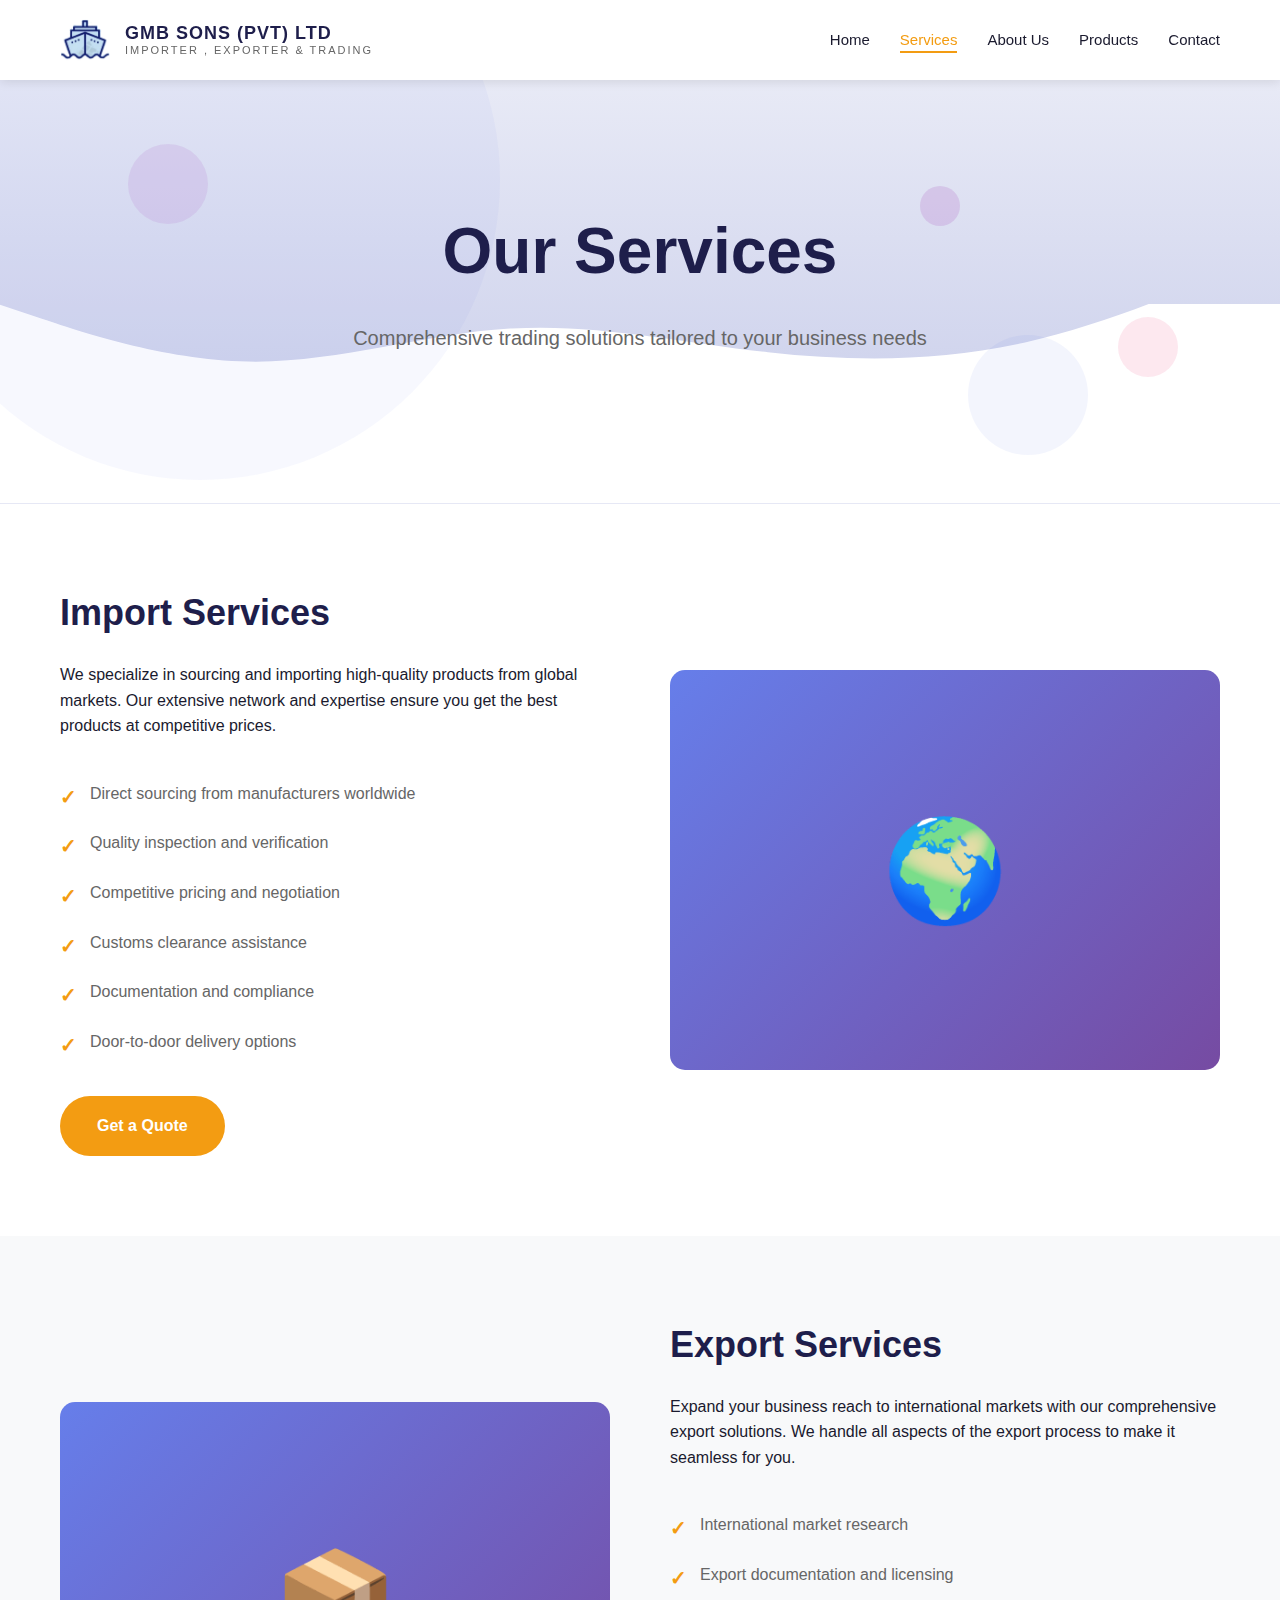
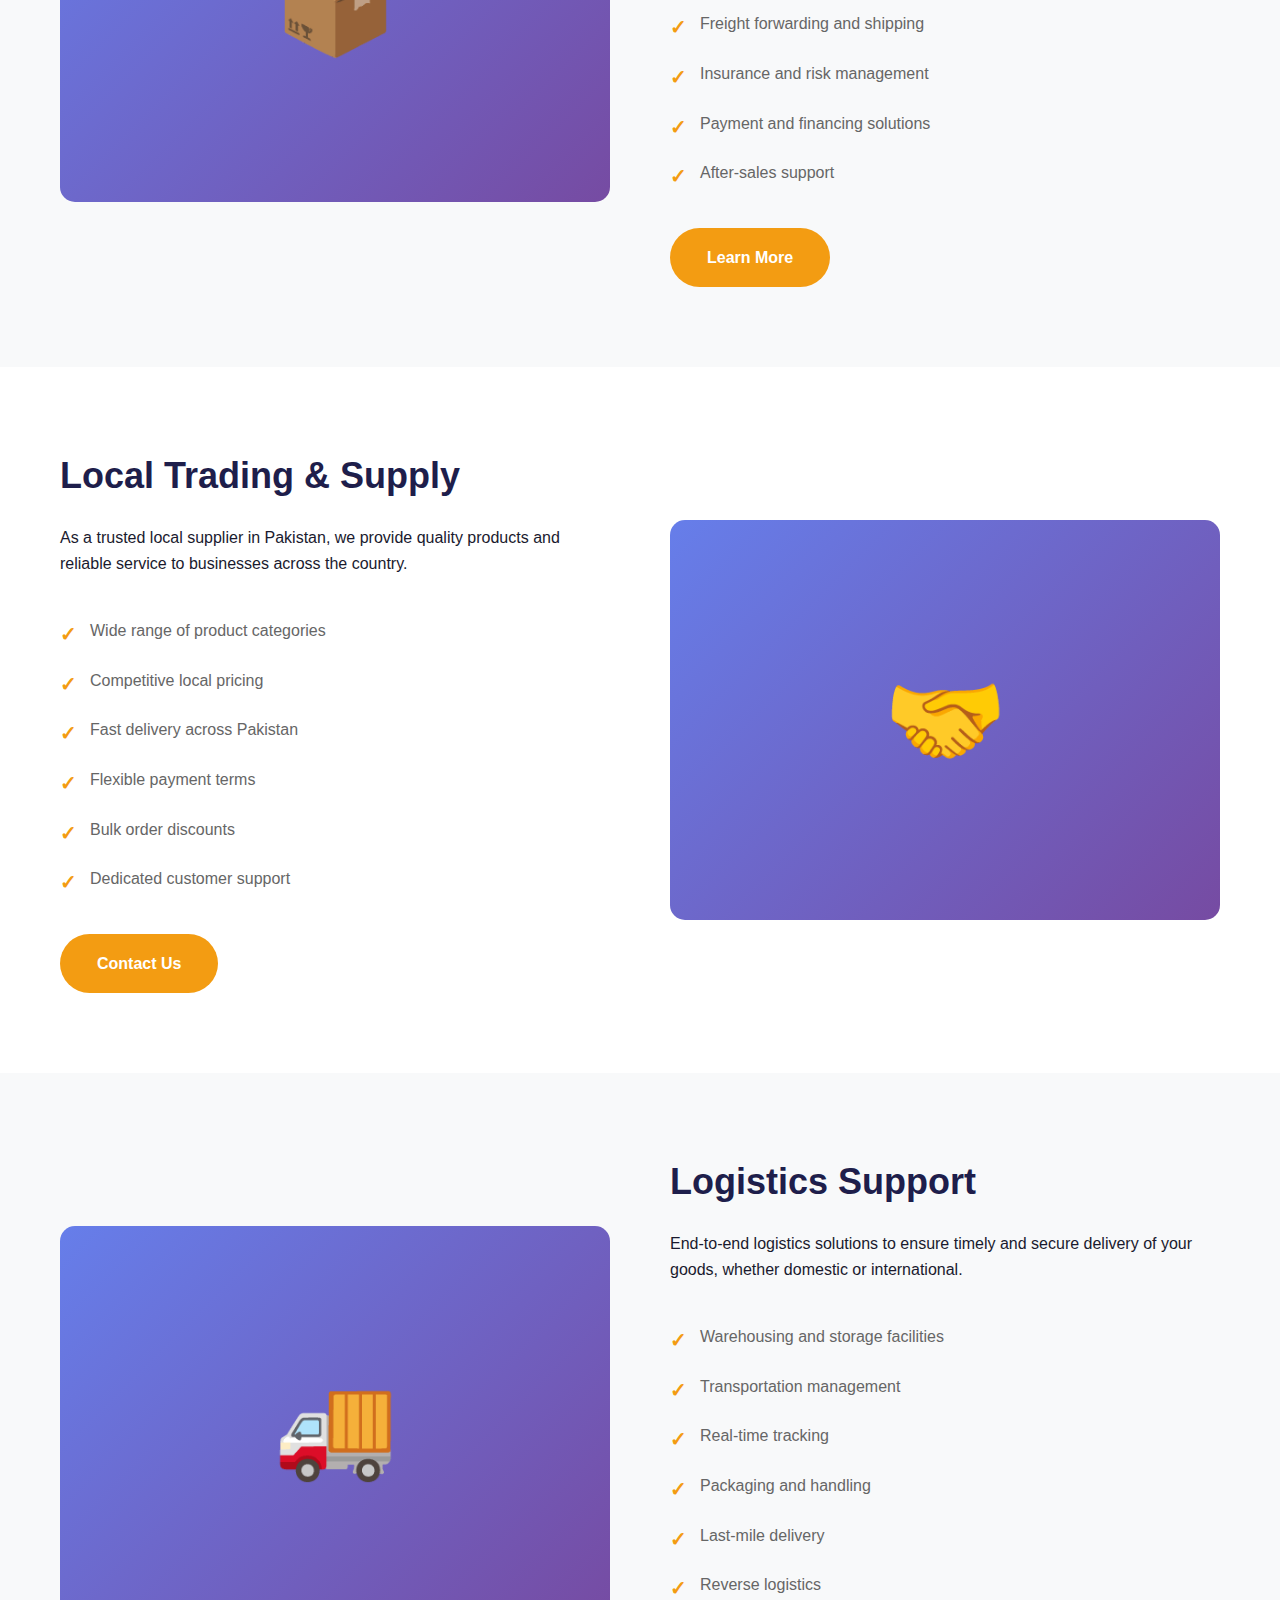
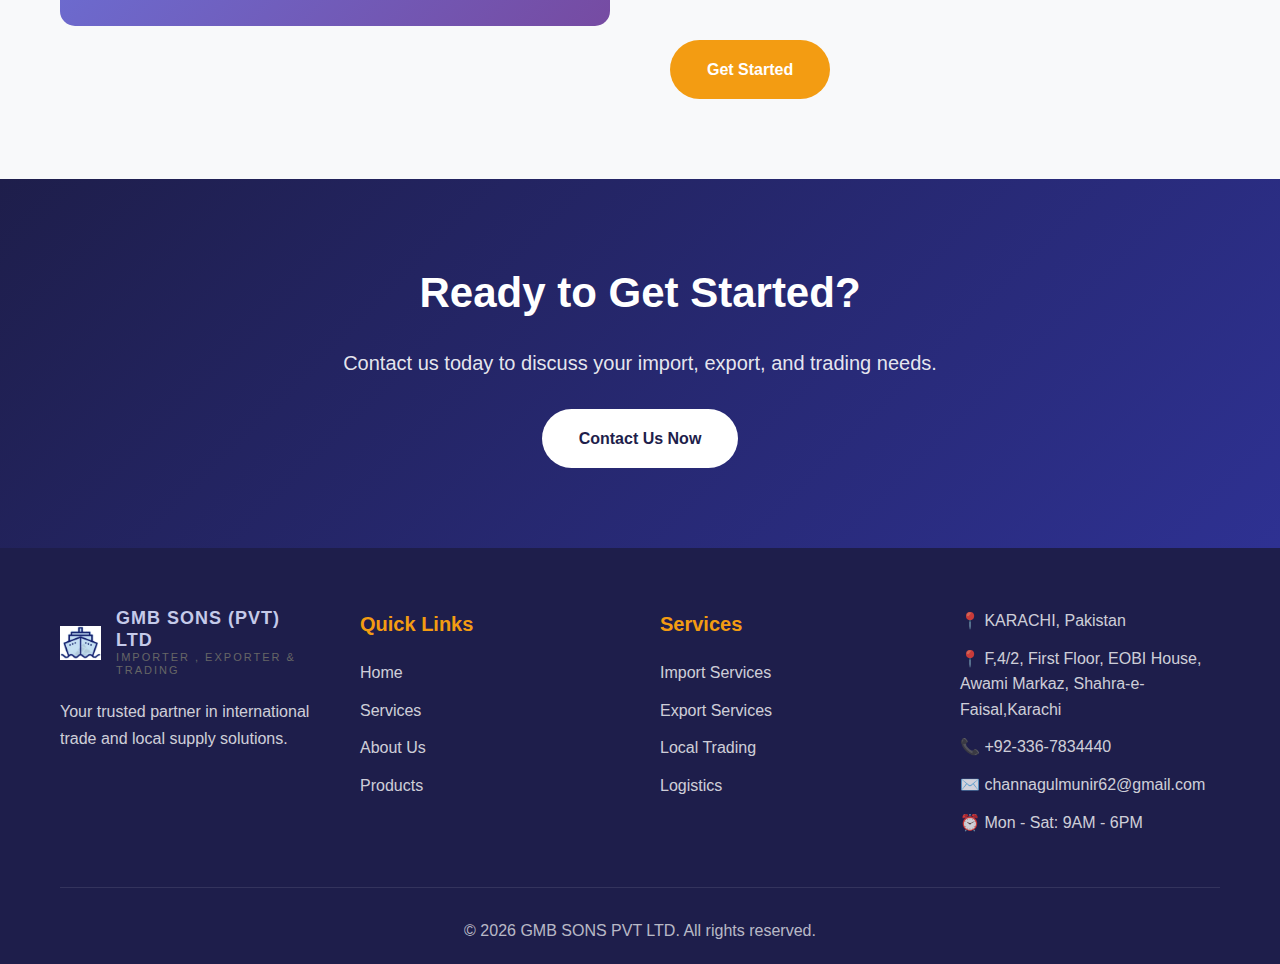
<file: services.html>
<!DOCTYPE html>
<html lang="en-US">
<head>
<meta charset="UTF-8" />
<meta name="viewport" content="width=device-width, initial-scale=1" />
<title>Our Services - GMB SONS PVT LTD</title>
<link rel="stylesheet" href="styles.css">
<style>
.service-detail {
    padding: 80px 0;
}

.service-detail:nth-child(even) {
    background: var(--light-bg);
}

.service-detail-content {
    display: grid;
    grid-template-columns: 1fr 1fr;
    gap: 60px;
    align-items: center;
}

.service-detail-text h2 {
    font-size: 36px;
    color: var(--primary-color);
    margin-bottom: 20px;
}

.service-detail-text ul {
    list-style: none;
    margin: 30px 0;
}

.service-detail-text ul li {
    padding: 12px 0;
    padding-left: 30px;
    position: relative;
    color: var(--text-light);
}

.service-detail-text ul li::before {
    content: '✓';
    position: absolute;
    left: 0;
    color: var(--accent-color);
    font-weight: bold;
    font-size: 20px;
}

.service-image {
    background: var(--gradient-primary);
    height: 400px;
    border-radius: 15px;
    display: flex;
    align-items: center;
    justify-content: center;
    font-size: 100px;
}

@media (max-width: 768px) {
    .service-detail-content {
        grid-template-columns: 1fr;
    }
    
    .page-hero h1 {
        font-size: 36px;
    }
}
</style>
</head>

<body>
<!-- Header -->
 <header class="main-header">
    <div class="container">
        <div class="header-content">
            <div class="logo-section">
                <div class="logo-icon">
                    <img src="2.png" alt="GMB Sons Logo" class="logo-image">
                </div>
                <div class="logo-text">
                    <span class="company-name">GMB SONS (PVT) LTD</span>
                    <span class="company-tagline">IMPORTER , EXPORTER & TRADING</span>
                </div>
            </div>
            <button class="mobile-menu-toggle" onclick="toggleMenu()" aria-label="Toggle menu">
                <span></span>
                <span></span>
                <span></span>
            </button>
            <nav class="main-nav">
                <ul id="nav-menu">
                    <li><a href="index.html" class="active">Home</a></li>
                    <li><a href="services.html">Services</a></li>
                    <li><a href="about.html">About Us</a></li>
                    <li><a href="products.html">Products</a></li>
                    <li><a href="contact.html">Contact</a></li>
                </ul>
            </nav>
        </div>
    </div>
</header>

<!-- Page Hero with Wave Design -->
<section class="inner-page-hero">
    <div class="decorative-circles">
        <div class="decorative-circle decorative-circle-1"></div>
        <div class="decorative-circle decorative-circle-2"></div>
        <div class="decorative-circle decorative-circle-3"></div>
        <div class="decorative-circle decorative-circle-4"></div>
    </div>
    <div class="container">
        <div class="inner-page-hero-content">
            <h1>Our Services</h1>
            <p>Comprehensive trading solutions tailored to your business needs</p>
        </div>
    </div>
</section>

<!-- Import Services -->
<section id="import" class="service-detail">
    <div class="container">
        <div class="service-detail-content">
            <div class="service-detail-text">
                <h2>Import Services</h2>
                <p>We specialize in sourcing and importing high-quality products from global markets. Our extensive network and expertise ensure you get the best products at competitive prices.</p>
                <ul>
                    <li>Direct sourcing from manufacturers worldwide</li>
                    <li>Quality inspection and verification</li>
                    <li>Competitive pricing and negotiation</li>
                    <li>Customs clearance assistance</li>
                    <li>Documentation and compliance</li>
                    <li>Door-to-door delivery options</li>
                </ul>
                <a href="contact.html" class="btn btn-primary">Get a Quote</a>
            </div>
            <div class="service-image">
                🌍
            </div>
        </div>
    </div>
</section>

<!-- Export Services -->
<section id="export" class="service-detail">
    <div class="container">
        <div class="service-detail-content">
            <div class="service-image">
                📦
            </div>
            <div class="service-detail-text">
                <h2>Export Services</h2>
                <p>Expand your business reach to international markets with our comprehensive export solutions. We handle all aspects of the export process to make it seamless for you.</p>
                <ul>
                    <li>International market research</li>
                    <li>Export documentation and licensing</li>
                    <li>Freight forwarding and shipping</li>
                    <li>Insurance and risk management</li>
                    <li>Payment and financing solutions</li>
                    <li>After-sales support</li>
                </ul>
                <a href="contact.html" class="btn btn-primary">Learn More</a>
            </div>
        </div>
    </div>
</section>

<!-- Local Trading -->
<section id="trading" class="service-detail">
    <div class="container">
        <div class="service-detail-content">
            <div class="service-detail-text">
                <h2>Local Trading & Supply</h2>
                <p>As a trusted local supplier in Pakistan, we provide quality products and reliable service to businesses across the country.</p>
                <ul>
                    <li>Wide range of product categories</li>
                    <li>Competitive local pricing</li>
                    <li>Fast delivery across Pakistan</li>
                    <li>Flexible payment terms</li>
                    <li>Bulk order discounts</li>
                    <li>Dedicated customer support</li>
                </ul>
                <a href="contact.html" class="btn btn-primary">Contact Us</a>
            </div>
            <div class="service-image">
                🤝
            </div>
        </div>
    </div>
</section>

<!-- Logistics Services -->
<section id="logistics" class="service-detail">
    <div class="container">
        <div class="service-detail-content">
            <div class="service-image">
                🚚
            </div>
            <div class="service-detail-text">
                <h2>Logistics Support</h2>
                <p>End-to-end logistics solutions to ensure timely and secure delivery of your goods, whether domestic or international.</p>
                <ul>
                    <li>Warehousing and storage facilities</li>
                    <li>Transportation management</li>
                    <li>Real-time tracking</li>
                    <li>Packaging and handling</li>
                    <li>Last-mile delivery</li>
                    <li>Reverse logistics</li>
                </ul>
                <a href="contact.html" class="btn btn-primary">Get Started</a>
            </div>
        </div>
    </div>
</section>

<!-- CTA Section -->
<section class="cta-section">
    <div class="container">
        <div class="cta-content">
            <h2>Ready to Get Started?</h2>
            <p>Contact us today to discuss your import, export, and trading needs.</p>
            <a href="contact.html" class="btn btn-white">Contact Us Now</a>
        </div>
    </div>
</section>

<!-- Footer -->
<footer class="main-footer">
    <div class="container">
        <div class="footer-content">
            <div class="footer-section">
                <div class="footer-logo">
                    <div class="logo-icon">
                    <img src="2.png" alt="GMB Sons Logo" class="logo-image">
                </div>
                     <div class="logo-text">
                    <span class="company-name" style="color: #c5cae9;">GMB SONS (PVT) LTD </span>
                    <span class="company-tagline">IMPORTER , EXPORTER & TRADING</span>
                </div>
                </div>
                <p>Your trusted partner in international trade and local supply solutions.</p>
            </div>
            <div class="footer-section">
                <h3>Quick Links</h3>
                <ul>
                    <li><a href="index.html">Home</a></li>
                    <li><a href="services.html">Services</a></li>
                    <li><a href="about.html">About Us</a></li>
                    <li><a href="products.html">Products</a></li>
                </ul>
            </div>
            <div class="footer-section">
                <h3>Services</h3>
                <ul>
                    <li><a href="services.html#import">Import Services</a></li>
                    <li><a href="services.html#export">Export Services</a></li>
                    <li><a href="services.html#trading">Local Trading</a></li>
                    <li><a href="services.html#logistics">Logistics</a></li>
                </ul>
            </div>
            <div class="footer-section">
                   <ul class="contact-info">
                        <li>📍 KARACHI, Pakistan</li>
                        <li>📍 F,4/2, First Floor, EOBI House, Awami Markaz, Shahra-e-Faisal,Karachi</li>
                        <li>📞 +92-336-7834440</li>
                        <li>✉️ channagulmunir62@gmail.com</li>
                        <li>⏰ Mon - Sat: 9AM - 6PM</li>
                    </ul>
            </div>
        </div>
        <div class="footer-bottom">
            <p>&copy; 2026 GMB SONS PVT LTD. All rights reserved.</p>
        </div>
    </div>
</footer>

<script src="script.js"></script>
</body>
</html>
</file>
<file: styles.css>
/* ==========================================
   GMB SONS PVT LTD - Main Stylesheet
   ========================================== */

/* Reset and Base Styles */
* {
    margin: 0;
    padding: 0;
    box-sizing: border-box;
}

:root {
    /* Color Variables */
    --primary-color: #1e1e4b;
    --secondary-color: #2e3192;
    --accent-color: #f39c12;
    --highlight-pink: #e91e63;
    --highlight-cyan: #00bcd4;
    --text-dark: #1a1a2e;
    --text-light: #666;
    --white: #ffffff;
    --light-bg: #f8f9fa;
    --gradient-primary: linear-gradient(135deg, #667eea 0%, #764ba2 100%);
    --gradient-hero: linear-gradient(135deg, #1e1e4b 0%, #2e3192 100%);
}

body {
    font-family: 'Segoe UI', Tahoma, Geneva, Verdana, sans-serif;
    line-height: 1.6;
    color: var(--text-dark);
    background-color: var(--white);
    overflow-x: hidden;
}

.container {
    max-width: 1200px;
    margin: 0 auto;
    padding: 0 20px;
}

.section-padding {
    padding: 80px 0;
}

.text-center {
    text-align: center;
}

/* ==========================================
   Header Styles
   ========================================== */
.main-header {
    background: var(--white);
    box-shadow: 0 2px 10px rgba(0, 0, 0, 0.1);
    position: sticky;
    top: 0;
    z-index: 1000;
    padding: 15px 0;
}

.header-content {
    display: flex;
    justify-content: space-between;
    align-items: center;
}

.logo-section {
    display: flex;
    align-items: center;
    gap: 15px;
}

.logo-icon {
    width: 50px;
    height: 50px;
    display: flex;
    align-items: center;
    justify-content: center;
    transition: transform 0.3s ease;
}

.logo-icon:hover {
    transform: scale(1.05);
}

.logo-image {
    width: 100%;
    height: 100%;
    object-fit: contain;
}

.logo-text {
    display: flex;
    flex-direction: column;
    line-height: 1.2;
}

.company-name {
    font-size: 18px;
    font-weight: bold;
    color: var(--primary-color);
    letter-spacing: 1px;
}

.company-tagline {
    font-size: 11px;
    color: var(--text-light);
    letter-spacing: 2px;
}

.mobile-menu-toggle {
    display: none;
    flex-direction: column;
    gap: 5px;
    background: none;
    border: none;
    cursor: pointer;
    padding: 5px;
}

.mobile-menu-toggle span {
    display: block;
    width: 25px;
    height: 3px;
    background: var(--primary-color);
    border-radius: 3px;
    transition: all 0.3s;
}

.main-nav ul {
    list-style: none;
    display: flex;
    gap: 30px;
}

.main-nav a {
    color: var(--text-dark);
    text-decoration: none;
    font-weight: 500;
    font-size: 15px;
    transition: color 0.3s;
    position: relative;
}

.main-nav a::after {
    content: '';
    position: absolute;
    bottom: -5px;
    left: 0;
    width: 0;
    height: 2px;
    background: var(--accent-color);
    transition: width 0.3s;
}

.main-nav a:hover::after,
.main-nav a.active::after {
    width: 100%;
}

.main-nav a:hover,
.main-nav a.active {
    color: var(--accent-color);
}

/* Responsive adjustments */
@media (max-width: 768px) {
    .logo-icon {
        width: 45px;
        height: 45px;
    }
    
    .company-name {
        font-size: 16px;
    }
    
    .company-tagline {
        font-size: 10px;
    }
}
/* ==========================================
   Hero Section
   ========================================== */
.hero-section {
    background: var(--gradient-hero);
    padding: 100px 0;
    position: relative;
    overflow: hidden;
}

.hero-section::before {
    content: '';
    position: absolute;
    top: 0;
    left: 0;
    right: 0;
    bottom: 0;
    background: 
        radial-gradient(circle at 20% 50%, rgba(103, 126, 234, 0.1) 0%, transparent 50%),
        radial-gradient(circle at 80% 80%, rgba(118, 75, 162, 0.1) 0%, transparent 50%);
}

.hero-content {
    display: grid;
    grid-template-columns: 1fr 1fr;
    gap: 60px;
    align-items: center;
    position: relative;
    z-index: 1;
}

.hero-text {
    animation: fadeInLeft 1s ease-out;
}

.hero-subtitle {
    font-size: 14px;
    color: rgba(255, 255, 255, 0.8);
    letter-spacing: 3px;
    margin-bottom: 20px;
    font-weight: 500;
}

.hero-title {
    font-size: 60px;
    line-height: 1.2;
    margin-bottom: 25px;
    display: flex;
    flex-direction: column;
}

.title-highlight {
    color: var(--accent-color);
    font-weight: 800;
    letter-spacing: 2px;
}

.title-main {
    color: var(--white);
    font-weight: 800;
    letter-spacing: 1px;
}

.hero-description {
    font-size: 18px;
    color: rgba(255, 255, 255, 0.9);
    line-height: 1.8;
    margin-bottom: 35px;
    max-width: 500px;
}

.hero-buttons {
    display: flex;
    gap: 20px;
}

/* Hero Illustration */
.hero-image {
    position: relative;
    animation: fadeInRight 1s ease-out;
}

.illustration-container {
    position: relative;
    width: 100%;
    height: 400px;
    perspective: 1000px;
}

.database-icon {
    position: absolute;
    left: 10%;
    top: 20%;
    width: 120px;
    height: 150px;
    background: linear-gradient(135deg, #667eea 0%, #764ba2 100%);
    border-radius: 10px;
    animation: float 3s ease-in-out infinite;
}

.database-icon::before {
    content: '';
    position: absolute;
    top: 10%;
    left: 50%;
    transform: translateX(-50%);
    width: 90%;
    height: 20px;
    background: rgba(255, 255, 255, 0.3);
    border-radius: 50%;
}

.database-icon::after {
    content: '';
    position: absolute;
    bottom: 10%;
    left: 50%;
    transform: translateX(-50%);
    width: 90%;
    height: 20px;
    background: rgba(255, 255, 255, 0.3);
    border-radius: 50%;
}

.graph-bars {
    position: absolute;
    right: 15%;
    top: 10%;
    display: flex;
    gap: 15px;
    align-items: flex-end;
    height: 200px;
    animation: float 3s ease-in-out infinite 0.5s;
}

.bar {
    width: 40px;
    background: linear-gradient(180deg, var(--highlight-pink) 0%, var(--highlight-cyan) 100%);
    border-radius: 5px 5px 0 0;
    animation: growUp 2s ease-in-out infinite;
}

.bar-1 { height: 60%; animation-delay: 0s; }
.bar-2 { height: 100%; animation-delay: 0.2s; }
.bar-3 { height: 75%; animation-delay: 0.4s; }
.bar-4 { height: 85%; animation-delay: 0.6s; }
.bar-5 { height: 50%; animation-delay: 0.8s; }

.devices-icon {
    position: absolute;
    right: 5%;
    bottom: 10%;
    width: 200px;
    height: 120px;
    background: var(--primary-color);
    border-radius: 10px;
    box-shadow: 0 20px 40px rgba(0, 0, 0, 0.3);
    animation: float 3s ease-in-out infinite 1s;
}

.devices-icon::before {
    content: '';
    position: absolute;
    top: 10%;
    left: 10%;
    right: 10%;
    height: 60%;
    background: linear-gradient(135deg, var(--highlight-cyan) 0%, var(--highlight-pink) 100%);
    border-radius: 5px;
}

.floating-elements {
    position: absolute;
    width: 100%;
    height: 100%;
}

.float-circle {
    position: absolute;
    border-radius: 50%;
    animation: floatCircle 4s ease-in-out infinite;
}

.circle-1 {
    width: 50px;
    height: 50px;
    background: rgba(255, 255, 255, 0.1);
    top: 30%;
    left: 40%;
    animation-delay: 0s;
}

.circle-2 {
    width: 30px;
    height: 30px;
    background: rgba(243, 156, 18, 0.2);
    top: 60%;
    right: 30%;
    animation-delay: 1s;
}

.circle-3 {
    width: 40px;
    height: 40px;
    background: rgba(0, 188, 212, 0.2);
    bottom: 20%;
    left: 20%;
    animation-delay: 2s;
}

/* ==========================================
   Button Styles
   ========================================== */
.btn {
    display: inline-block;
    padding: 15px 35px;
    border-radius: 50px;
    text-decoration: none;
    font-weight: 600;
    font-size: 16px;
    transition: all 0.3s;
    border: 2px solid transparent;
    cursor: pointer;
}

.btn-primary {
    background: var(--accent-color);
    color: var(--white);
}

.btn-primary:hover {
    background: #e67e22;
    transform: translateY(-3px);
    box-shadow: 0 10px 25px rgba(243, 156, 18, 0.4);
}

.btn-secondary {
    background: transparent;
    color: var(--white);
    border-color: var(--white);
}

.btn-secondary:hover {
    background: var(--white);
    color: var(--primary-color);
}

.btn-white {
    background: var(--white);
    color: var(--primary-color);
}

.btn-white:hover {
    background: var(--accent-color);
    color: var(--white);
}

/* ==========================================
   Section Headers
   ========================================== */
.section-header {
    text-align: center;
    margin-bottom: 60px;
}

.section-title {
    font-size: 42px;
    color: var(--primary-color);
    margin-bottom: 15px;
    font-weight: 700;
}

.section-subtitle {
    font-size: 18px;
    color: var(--text-light);
}

/* ==========================================
   Services Section
   ========================================== */
.services-section {
    background: var(--light-bg);
}

.services-grid {
    display: grid;
    grid-template-columns: repeat(auto-fit, minmax(280px, 1fr));
    gap: 30px;
}

.service-card {
    background: var(--white);
    padding: 40px 30px;
    border-radius: 15px;
    box-shadow: 0 5px 20px rgba(0, 0, 0, 0.08);
    transition: all 0.3s;
    text-align: center;
}

.service-card:hover {
    transform: translateY(-10px);
    box-shadow: 0 15px 40px rgba(0, 0, 0, 0.15);
}

.service-icon {
    font-size: 60px;
    margin-bottom: 20px;
    display: block;
}

.service-card h3 {
    font-size: 24px;
    color: var(--primary-color);
    margin-bottom: 15px;
}

.service-card p {
    color: var(--text-light);
    line-height: 1.7;
    margin-bottom: 20px;
}

.service-link {
    color: var(--accent-color);
    text-decoration: none;
    font-weight: 600;
    transition: color 0.3s;
}

.service-link:hover {
    color: var(--secondary-color);
}

/* ==========================================
   Stats Section
   ========================================== */
.stats-section {
    background: var(--gradient-hero);
    padding: 60px 0;
}

.stats-grid {
    display: grid;
    grid-template-columns: repeat(auto-fit, minmax(200px, 1fr));
    gap: 40px;
    text-align: center;
}

.stat-item {
    color: var(--white);
}

.stat-number {
    font-size: 48px;
    font-weight: 800;
    color: var(--accent-color);
    margin-bottom: 10px;
}

.stat-label {
    font-size: 18px;
    color: rgba(255, 255, 255, 0.9);
}

/* ==========================================
   Products Section
   ========================================== */
.products-preview {
    background: var(--white);
}

.products-grid {
    display: grid;
    grid-template-columns: repeat(auto-fit, minmax(250px, 1fr));
    gap: 30px;
    margin-bottom: 50px;
}

.product-category {
    background: linear-gradient(135deg, #667eea 0%, #764ba2 100%);
    padding: 40px 25px;
    border-radius: 15px;
    text-align: center;
    color: var(--white);
    transition: transform 0.3s;
    cursor: pointer;
}

.product-category:hover {
    transform: scale(1.05);
}

.category-icon {
    font-size: 50px;
    margin-bottom: 15px;
}

.product-category h3 {
    font-size: 22px;
    margin-bottom: 10px;
}

.product-category p {
    font-size: 14px;
    opacity: 0.9;
}
/* meet our leadership */
.leadership-section {
    max-width: 1200px;
    margin: 0 auto;
    text-align: center;
}

.section-title {
    font-size: 36px;
    color: #0d0f39;
    margin-bottom: 50px;
    font-weight: bold;
}

.leader-card {
    background: white;
    border-radius: 20px;
    padding: 40px;
    max-width: 400px;
    margin: 0 auto;
    box-shadow: 0 10px 30px rgba(0, 0, 0, 0.1);
    transition: transform 0.3s ease, box-shadow 0.3s ease;
}

.leader-card:hover {
    transform: translateY(-10px);
    box-shadow: 0 15px 40px rgba(0, 0, 0, 0.15);
}

.leader-image {
    width: 150px;
    height: 150px;
    border-radius: 50%;
    object-fit: cover;
    margin: 0 auto 25px;
    display: block;
    border: 5px solid #f0f0f0;
}

.leader-name {
    font-size: 24px;
    color: #0d0f39;
    font-weight: bold;
    margin-bottom: 10px;
}

.leader-title {
    font-size: 16px;
    color: #333;
    margin-bottom: 25px;
    line-height: 1.5;
}

.social-icons {
    display: flex;
    justify-content: center;
    gap: 15px;
    animation: fadeInUp 0.6s ease;
}

.social-icon {
    width: 45px;
    height: 45px;
    display: flex;
    align-items: center;
    justify-content: center;
    background: #0077b5;
    border-radius: 8px;
    transition: all 0.3s ease;
    text-decoration: none;
}

.social-icon.linkedin {
    background: #0077b5;
    color: white;
}

.social-icon.twitter {
    background: #000000;
    color: white;
}

.social-icon:hover {
    transform: scale(1.15) rotate(5deg);
    box-shadow: 0 5px 15px rgba(0, 0, 0, 0.3);
}

/* FIXED: Added rules for icon font elements */
.social-icon i {
    font-size: 25px;
    color: white;
    display: block;
    margin: 0 auto;
}

/* Kept existing rules for img/svg (though not used in this case) */
.social-icon img {
    width: 25px;
    height: 25px;
    filter: brightness(0) invert(1);
}

.social-icon svg {
    width: 25px;
    height: 25px;
    fill: white;
}

        /* Animations */
        @keyframes fadeInUp {
            from {
                opacity: 0;
                transform: translateY(20px);
            }
            to {
                opacity: 1;
                transform: translateY(0);
            }
        }

        /* Responsive Design */
        @media (max-width: 768px) {
            .section-title {
                font-size: 28px;
                margin-bottom: 30px;
            }

            .leader-card {
                padding: 30px 20px;
            }

            .leader-name {
                font-size: 20px;
            }

            .leader-title {
                font-size: 14px;
            }
        }
/* ==========================================
   CTA Section
   ========================================== */
.cta-section {
    background: var(--gradient-hero);
    padding: 80px 0;
    text-align: center;
}

.cta-content h2 {
    font-size: 42px;
    color: var(--white);
    margin-bottom: 20px;
}

.cta-content p {
    font-size: 20px;
    color: rgba(255, 255, 255, 0.9);
    margin-bottom: 30px;
}

/* ==========================================
   Footer
   ========================================== */
.main-footer {
    background: var(--primary-color);
    color: var(--white);
    padding: 60px 0 20px;
}

.footer-content {
    display: grid;
    grid-template-columns: repeat(auto-fit, minmax(250px, 1fr));
    gap: 40px;
    margin-bottom: 40px;
}

.footer-logo {
    display: flex;
    align-items: center;
    gap: 15px;
    margin-bottom: 20px;
}

.footer-section h3 {
    color: var(--accent-color);
    margin-bottom: 20px;
    font-size: 20px;
}

.footer-section p {
    color: rgba(255, 255, 255, 0.8);
    line-height: 1.7;
}

.footer-section ul {
    list-style: none;
}

.footer-section ul li {
    margin-bottom: 12px;
}

.footer-section a {
    color: rgba(255, 255, 255, 0.8);
    text-decoration: none;
    transition: color 0.3s;
}

.footer-section a:hover {
    color: var(--accent-color);
}

.contact-info li {
    color: rgba(255, 255, 255, 0.8);
}

.footer-bottom {
    text-align: center;
    padding-top: 30px;
    border-top: 1px solid rgba(255, 255, 255, 0.1);
    color: rgba(255, 255, 255, 0.7);
}

/* ==========================================
   Animations
   ========================================== */
@keyframes fadeInLeft {
    from {
        opacity: 0;
        transform: translateX(-50px);
    }
    to {
        opacity: 1;
        transform: translateX(0);
    }
}

@keyframes fadeInRight {
    from {
        opacity: 0;
        transform: translateX(50px);
    }
    to {
        opacity: 1;
        transform: translateX(0);
    }
}

@keyframes float {
    0%, 100% {
        transform: translateY(0);
    }
    50% {
        transform: translateY(-20px);
    }
}

@keyframes floatCircle {
    0%, 100% {
        transform: translate(0, 0);
    }
    25% {
        transform: translate(10px, -10px);
    }
    50% {
        transform: translate(-10px, -20px);
    }
    75% {
        transform: translate(-10px, 10px);
    }
}

@keyframes growUp {
    0%, 100% {
        transform: scaleY(1);
    }
    50% {
        transform: scaleY(1.1);
    }
}

/* ==========================================
   Inner Page Hero with Wave Design
   ========================================== */
.inner-page-hero {
    background: linear-gradient(180deg, #e8eaf6 0%, #c5cae9 100%);
    padding: 120px 0 150px;
    position: relative;
    overflow: hidden;
}

.inner-page-hero::before {
    content: '';
    position: absolute;
    bottom: 0;
    left: 0;
    right: 0;
    height: 200px;
    background: url('data:image/svg+xml,<svg xmlns="http://www.w3.org/2000/svg" viewBox="0 0 1440 320"><path fill="%23ffffff" fill-opacity="1" d="M0,96L48,112C96,128,192,160,288,160C384,160,480,128,576,122.7C672,117,768,139,864,149.3C960,160,1056,160,1152,138.7C1248,117,1344,75,1392,53.3L1440,32L1440,320L1392,320C1344,320,1248,320,1152,320C1056,320,960,320,864,320C768,320,672,320,576,320C480,320,384,320,288,320C192,320,96,320,48,320L0,320Z"></path></svg>') no-repeat bottom;
    background-size: cover;
}

.inner-page-hero::after {
    content: '';
    position: absolute;
    width: 600px;
    height: 600px;
    background: rgba(103, 126, 234, 0.05);
    border-radius: 50%;
    top: -200px;
    left: -100px;
    animation: float 6s ease-in-out infinite;
}

.inner-page-hero .decorative-circles {
    position: absolute;
    width: 100%;
    height: 100%;
    top: 0;
    left: 0;
    pointer-events: none;
}

.decorative-circle {
    position: absolute;
    border-radius: 50%;
    animation: floatCircle 4s ease-in-out infinite;
}

.decorative-circle-1 {
    width: 80px;
    height: 80px;
    background: rgba(156, 39, 176, 0.1);
    top: 15%;
    left: 10%;
    animation-delay: 0s;
}

.decorative-circle-2 {
    width: 120px;
    height: 120px;
    background: rgba(103, 126, 234, 0.08);
    top: 60%;
    right: 15%;
    animation-delay: 1.5s;
}

.decorative-circle-3 {
    width: 60px;
    height: 60px;
    background: rgba(233, 30, 99, 0.1);
    bottom: 30%;
    right: 8%;
    animation-delay: 3s;
}

.decorative-circle-4 {
    width: 40px;
    height: 40px;
    background: rgba(156, 39, 176, 0.15);
    top: 25%;
    right: 25%;
    animation-delay: 2s;
}

.inner-page-hero-content {
    position: relative;
    z-index: 1;
    text-align: center;
}

.inner-page-hero-content h1 {
    font-size: 64px;
    color: var(--primary-color);
    font-weight: 700;
    margin-bottom: 20px;
    animation: fadeInDown 0.8s ease-out;
}

.inner-page-hero-content p {
    font-size: 20px;
    color: var(--text-light);
    max-width: 600px;
    margin: 0 auto;
    animation: fadeInUp 0.8s ease-out 0.2s;
    animation-fill-mode: both;
}

/* ==========================================
   Responsive Design
   ========================================== */
@media (max-width: 768px) {
    .inner-page-hero-content h1 {
        font-size: 42px;
    }

    .inner-page-hero-content p {
        font-size: 16px;
    }

    .inner-page-hero {
        padding: 100px 0 120px;
    }

    .mobile-menu-toggle {
        display: flex;
    }

    .main-nav {
        position: absolute;
        top: 100%;
        left: 0;
        right: 0;
        background: var(--white);
        box-shadow: 0 5px 10px rgba(0, 0, 0, 0.1);
        display: none;
    }

    .main-nav.active {
        display: block;
    }

    .main-nav ul {
        flex-direction: column;
        padding: 20px;
        gap: 0;
    }

    .main-nav ul li {
        border-bottom: 1px solid #eee;
    }

    .main-nav a {
        display: block;
        padding: 15px 0;
    }

    .hero-content {
        grid-template-columns: 1fr;
        gap: 40px;
        text-align: center;
    }

    .hero-title {
        font-size: 40px;
    }

    .hero-description {
        max-width: 100%;
    }

    .hero-buttons {
        justify-content: center;
        flex-wrap: wrap;
    }

    .illustration-container {
        height: 300px;
    }

    .section-title {
        font-size: 32px;
    }

    .services-grid,
    .products-grid {
        grid-template-columns: 1fr;
    }

    .stats-grid {
        grid-template-columns: repeat(2, 1fr);
        gap: 30px;
    }
}

@media (max-width: 480px) {
    .hero-title {
        font-size: 32px;
    }

    .section-title {
        font-size: 28px;
    }

    .btn {
        padding: 12px 25px;
        font-size: 14px;
    }

    .stat-number {
        font-size: 36px;
    }
}
</file>
